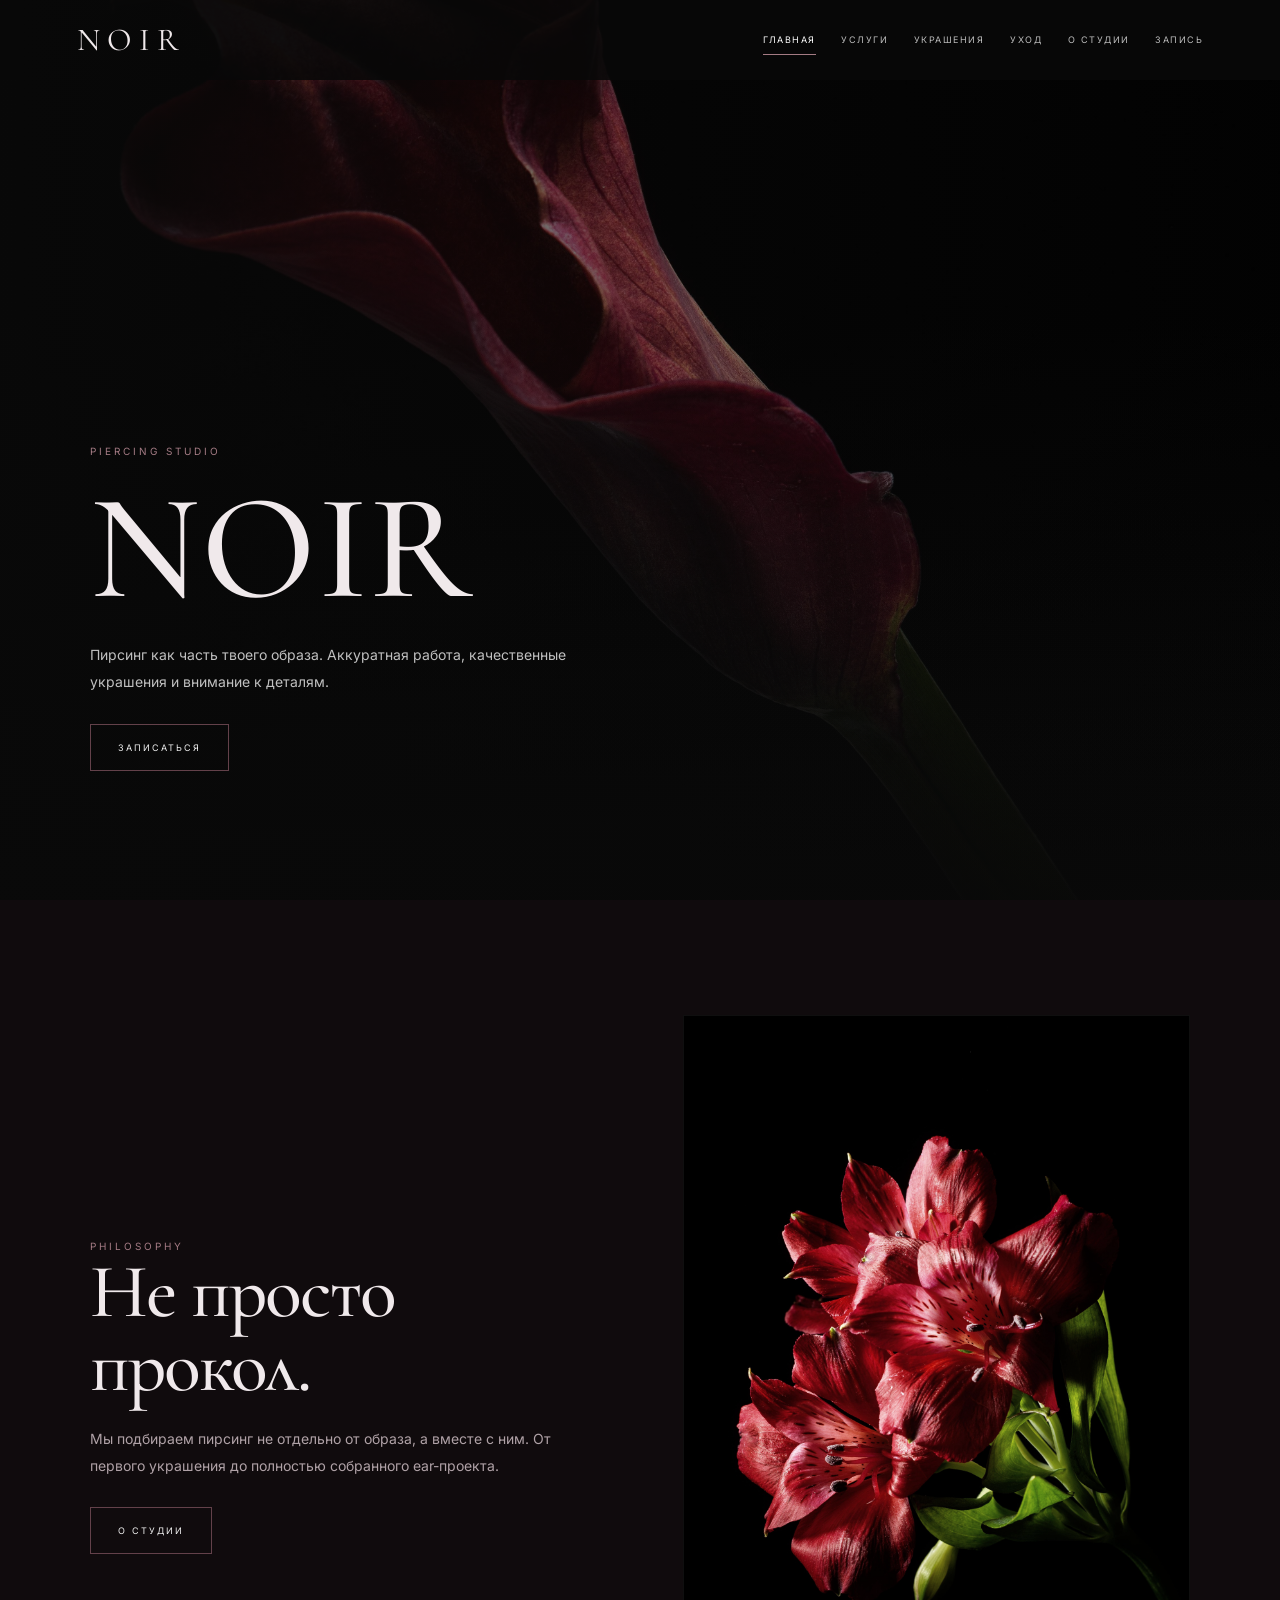
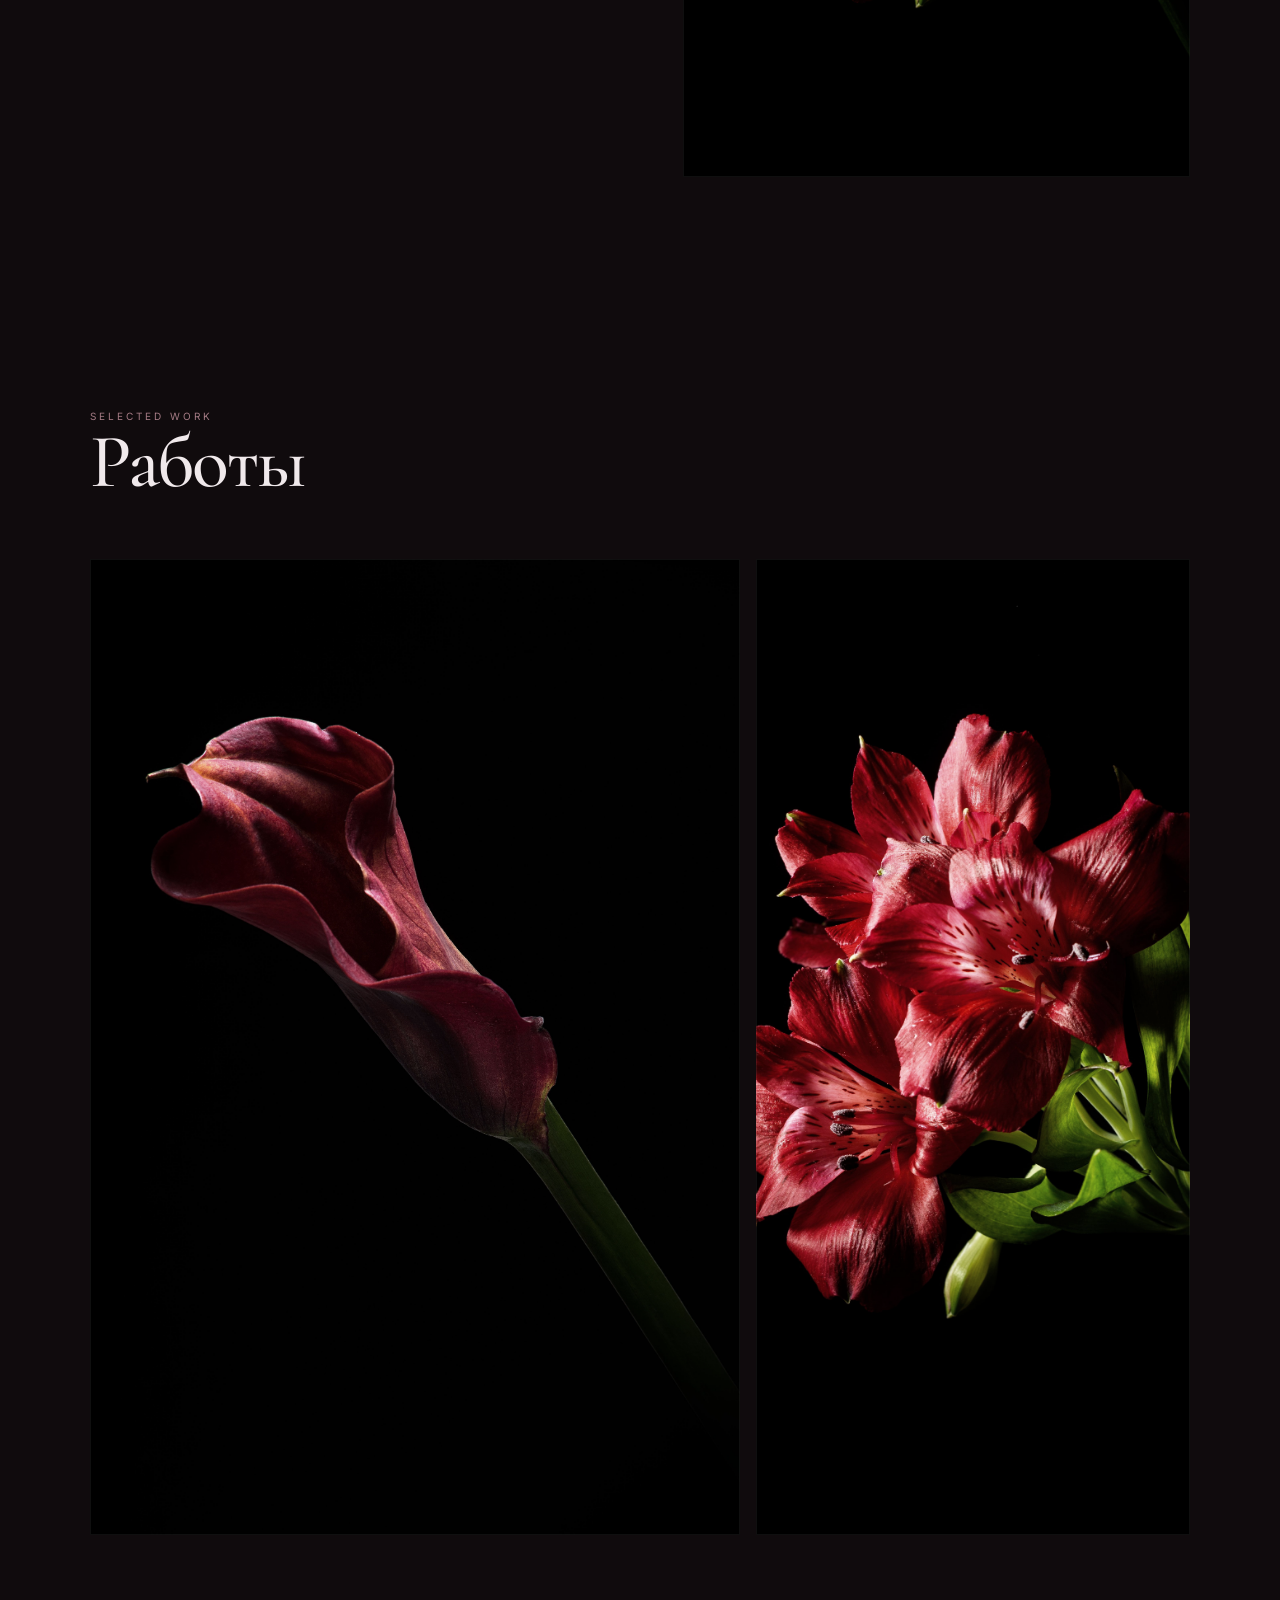
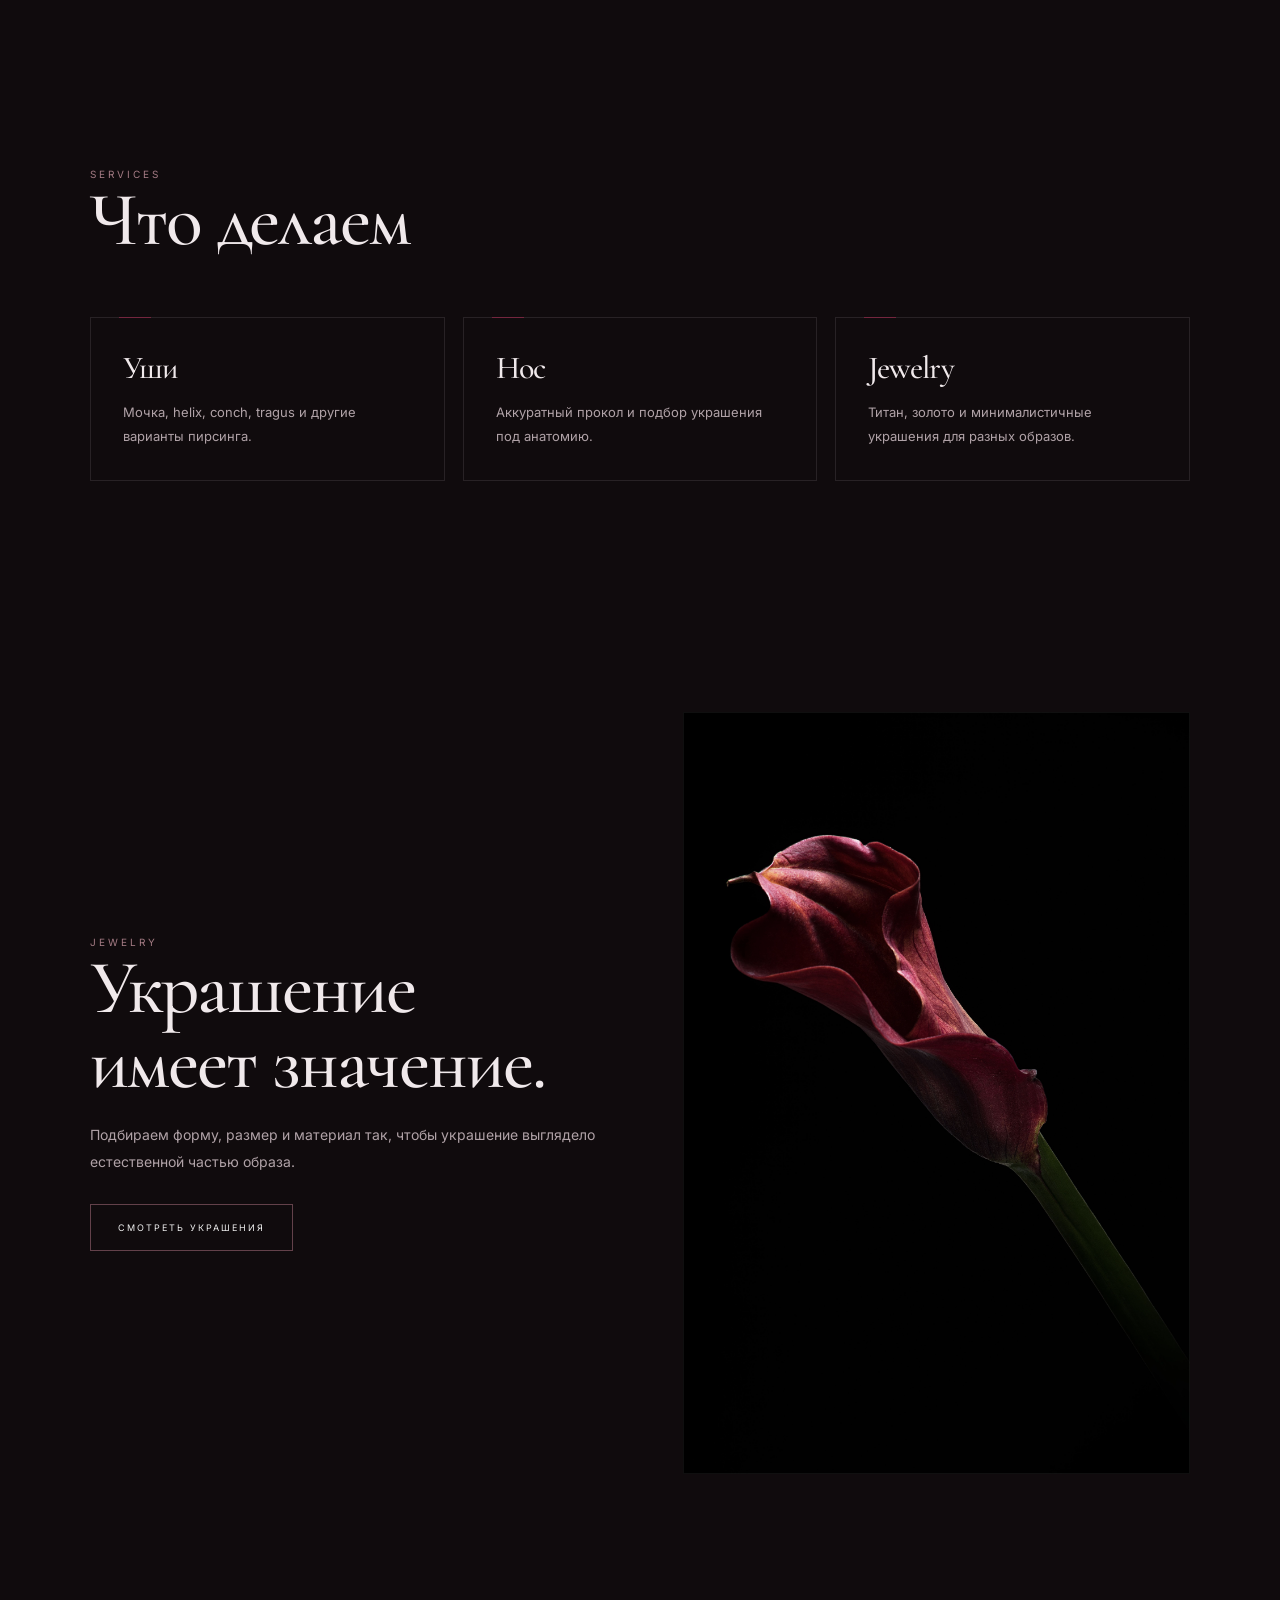
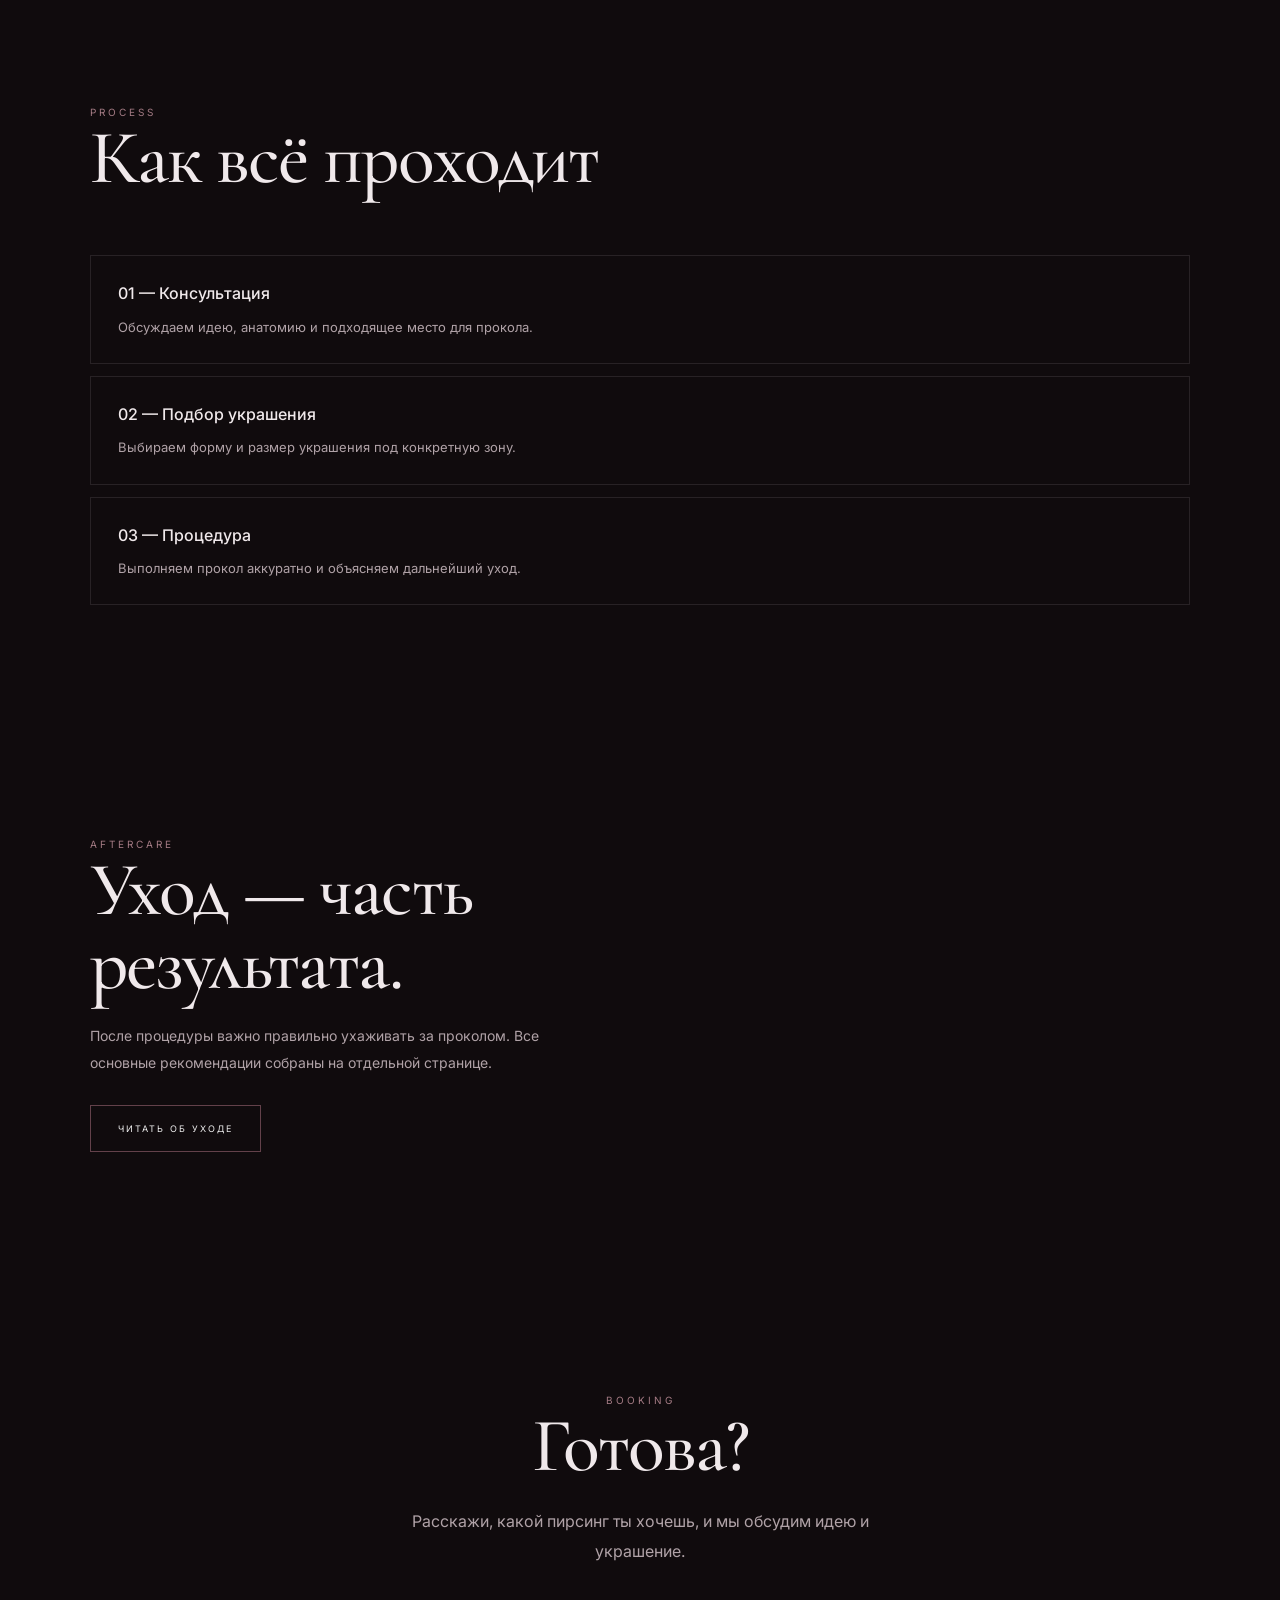
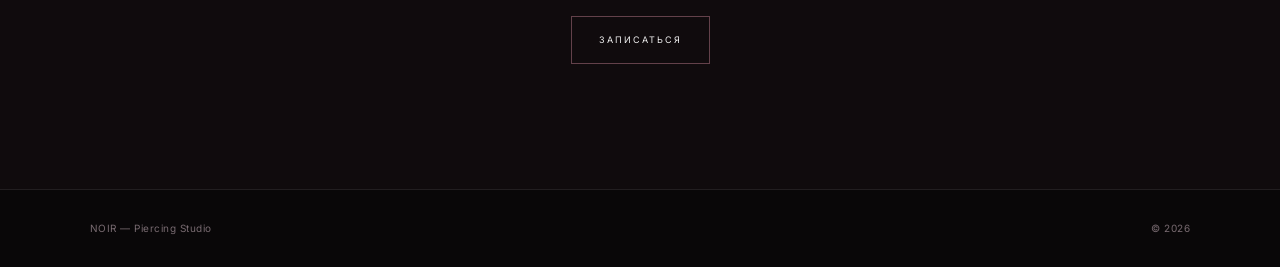
<file: index.html>
<!DOCTYPE html>
<html lang="ru">
<head>
<meta charset="UTF-8">
<meta name="viewport" content="width=device-width, initial-scale=1.0">

<title>NOIR — Piercing Studio</title>

<link rel="stylesheet" href="style.css">
</head>

<body>

<header>

    <a class="logo" href="index.html">NOIR</a>

    <nav>
        <a class="active" href="index.html">Главная</a>
        <a href="services.html">Услуги</a>
        <a href="jewelry.html">Украшения</a>
        <a href="care.html">Уход</a>
        <a href="about.html">О студии</a>
        <a href="booking.html">Запись</a>
    </nav>

    <div class="menu">☰</div>

</header>


<main>


<!-- HERO -->

<section class="hero">

    <div class="hero-content">

        <div class="eyebrow">
            Piercing studio
        </div>

        <h1>NOIR</h1>

        <p>
            Пирсинг как часть твоего образа.
            Аккуратная работа, качественные украшения
            и внимание к деталям.
        </p>

        <a class="button" href="booking.html">
            Записаться
        </a>

    </div>

</section>


<!-- ABOUT -->

<section class="section reveal">

    <div class="info">

        <div>

            <div class="label">
                Philosophy
            </div>

            <h2>
                Не просто
                прокол.
            </h2>

            <p>
                Мы подбираем пирсинг не отдельно от образа,
                а вместе с ним. От первого украшения
                до полностью собранного ear-проекта.
            </p>

            <a class="button" href="about.html">
                О студии
            </a>

        </div>


        <div class="photo">

            <img
                src="images/pexels-shliftik-7367926.jpg"
                alt="Пирсинг и украшение"
            >

        </div>

    </div>

</section>


<!-- WORKS -->

<section class="section dark reveal">

    <div class="label">
        Selected work
    </div>

    <h2>
        Работы
    </h2>

    <div class="photo-grid" style="margin-top:60px;">

        <div class="photo">

            <img
                src="images/pexels-shliftik-7367854.jpg"
                alt="Работа студии"
            >

        </div>

        <div class="photo">

            <img
                src="images/pexels-shliftik-7367926.jpg"
                alt="Пирсинг"
            >

        </div>

    </div>

</section>


<!-- SERVICES -->

<section class="section reveal">

    <div class="label">
        Services
    </div>

    <h2>
        Что делаем
    </h2>


    <div class="grid" style="margin-top:60px;">

        <div class="card">

            <h3>Уши</h3>

            <p>
                Мочка, helix, conch, tragus
                и другие варианты пирсинга.
            </p>

        </div>


        <div class="card">

            <h3>Нос</h3>

            <p>
                Аккуратный прокол и подбор
                украшения под анатомию.
            </p>

        </div>


        <div class="card">

            <h3>Jewelry</h3>

            <p>
                Титан, золото и минималистичные
                украшения для разных образов.
            </p>

        </div>

    </div>

</section>


<!-- JEWELRY -->

<section class="section dark reveal">

    <div class="info">

        <div>

            <div class="label">
                Jewelry
            </div>

            <h2>
                Украшение
                имеет значение.
            </h2>

            <p>
                Подбираем форму, размер и материал
                так, чтобы украшение выглядело
                естественной частью образа.
            </p>

            <a class="button" href="jewelry.html">
                Смотреть украшения
            </a>

        </div>


        <div class="photo">

            <img
                src="images/pexels-shliftik-7367854.jpg"
                alt="Украшение для пирсинга"
            >

        </div>

    </div>

</section>


<!-- PROCESS -->

<section class="section reveal">

    <div class="label">
        Process
    </div>

    <h2>
        Как всё проходит
    </h2>


    <div class="steps" style="margin-top:60px;">

        <div class="step">

            <strong>
                01 — Консультация
            </strong>

            <p>
                Обсуждаем идею, анатомию
                и подходящее место для прокола.
            </p>

        </div>


        <div class="step">

            <strong>
                02 — Подбор украшения
            </strong>

            <p>
                Выбираем форму и размер
                украшения под конкретную зону.
            </p>

        </div>


        <div class="step">

            <strong>
                03 — Процедура
            </strong>

            <p>
                Выполняем прокол аккуратно
                и объясняем дальнейший уход.
            </p>

        </div>

    </div>

</section>


<!-- CARE -->

<section class="section dark reveal">

    <div class="info">

        <div>

            <div class="label">
                Aftercare
            </div>

            <h2>
                Уход —
                часть результата.
            </h2>

            <p>
                После процедуры важно правильно
                ухаживать за проколом. Все основные
                рекомендации собраны на отдельной странице.
            </p>

            <a class="button" href="care.html">
                Читать об уходе
            </a>

        </div>

    </div>

</section>


<!-- CTA -->

<section class="cta reveal">

    <div class="label">
        Booking
    </div>

    <h2>
        Готова?
    </h2>

    <p>
        Расскажи, какой пирсинг ты хочешь,
        и мы обсудим идею и украшение.
    </p>

    <a class="button" href="booking.html">
        Записаться
    </a>

</section>


</main>


<footer>

    <span>
        NOIR — Piercing Studio
    </span>

    <span>
        © 2026
    </span>

</footer>


<script src="script.js"></script>

</body>
</html>
</file>
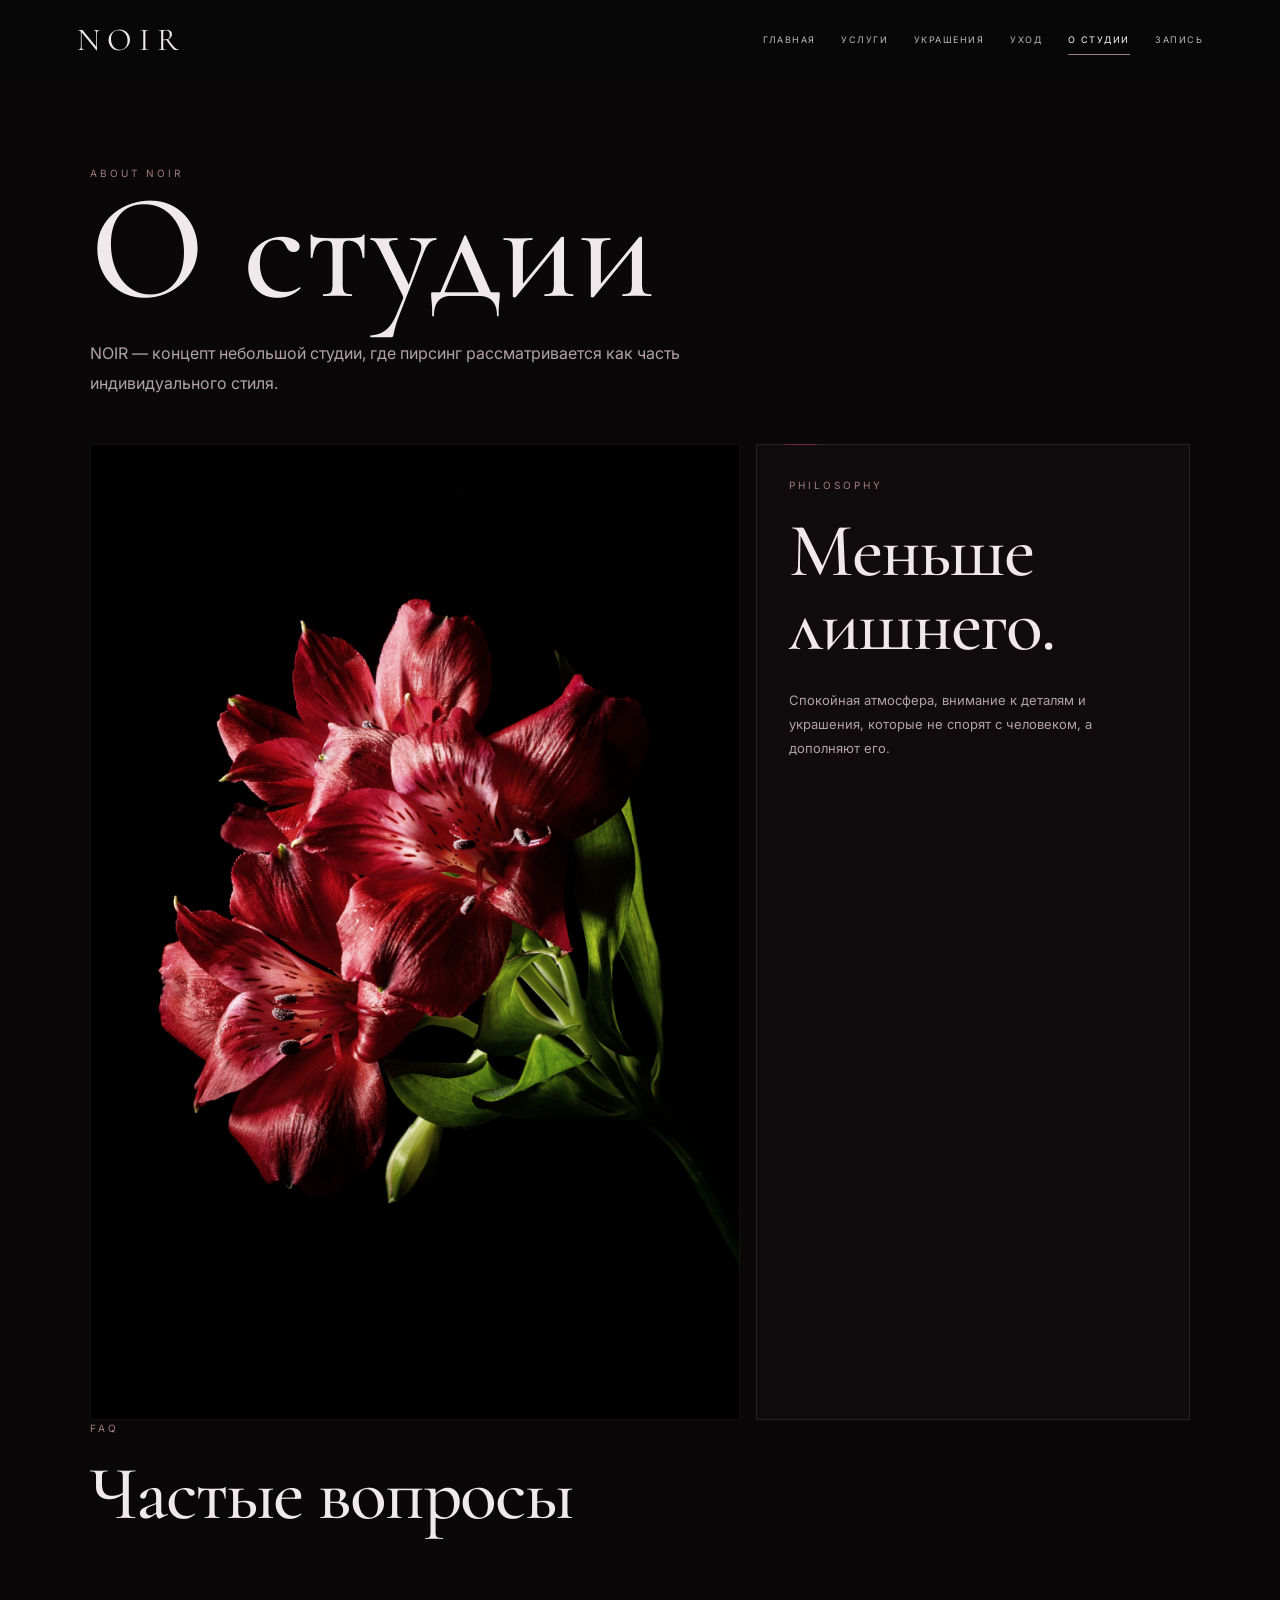
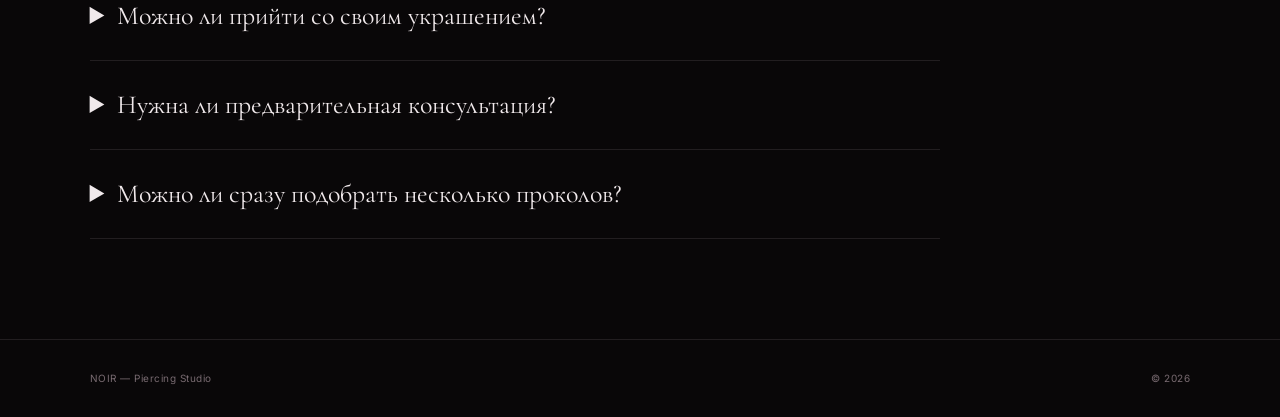
<file: about.html>
<!DOCTYPE html>
<html lang="ru">
<head>
<meta charset="UTF-8">
<meta name="viewport" content="width=device-width,initial-scale=1.0">

<title>О студии — NOIR</title>

<link rel="stylesheet" href="style.css">
</head>

<body>

<header>
    <a class="logo" href="piercing.html">NOIR</a>

    <nav>
        <a href="piercing.html">Главная</a>
        <a href="services.html">Услуги</a>
        <a href="jewelry.html">Украшения</a>
        <a href="care.html">Уход</a>
        <a class="active" href="about.html">О студии</a>
        <a href="booking.html">Запись</a>
    </nav>

    <div class="menu">☰</div>
</header>

<main class="page">

    <div class="page-head reveal">

        <div class="label">About NOIR</div>

        <h1>О студии</h1>

        <p>
            NOIR — концепт небольшой студии,
            где пирсинг рассматривается как часть
            индивидуального стиля.
        </p>

    </div>

    <div class="photo-grid reveal">

        <div class="photo">
            <img
                src="images/pexels-shliftik-7367926.jpg"
                alt="Атмосфера студии"
            >
        </div>

        <div class="card">

            <div class="label">Philosophy</div>

            <h2 style="margin-top:20px">
                Меньше<br>
                лишнего.
            </h2>

            <p style="margin-top:25px">
                Спокойная атмосфера, внимание к деталям
                и украшения, которые не спорят с человеком,
                а дополняют его.
            </p>

        </div>

    </div>

    <section style="padding-left:0;padding-right:0" class="reveal">

        <div class="faq">

            <div class="label">FAQ</div>

            <h2 style="margin:20px 0 40px">
                Частые вопросы
            </h2>

            <details>
                <summary>Можно ли прийти со своим украшением?</summary>
                <p>
                    Это зависит от материала, состояния
                    и возможности безопасного использования.
                </p>
            </details>

            <details>
                <summary>Нужна ли предварительная консультация?</summary>
                <p>
                    Для некоторых проколов консультация
                    помогает определить подходящую зону
                    и украшение.
                </p>
            </details>

            <details>
                <summary>Можно ли сразу подобрать несколько проколов?</summary>
                <p>
                    Да, но количество и сочетание проколов
                    зависит от конкретной ситуации.
                </p>
            </details>

        </div>

    </section>

</main>

<footer>
    <span>NOIR — Piercing Studio</span>
    <span>© 2026</span>
</footer>

<script src="script.js"></script>

</body>
</html>
</file>
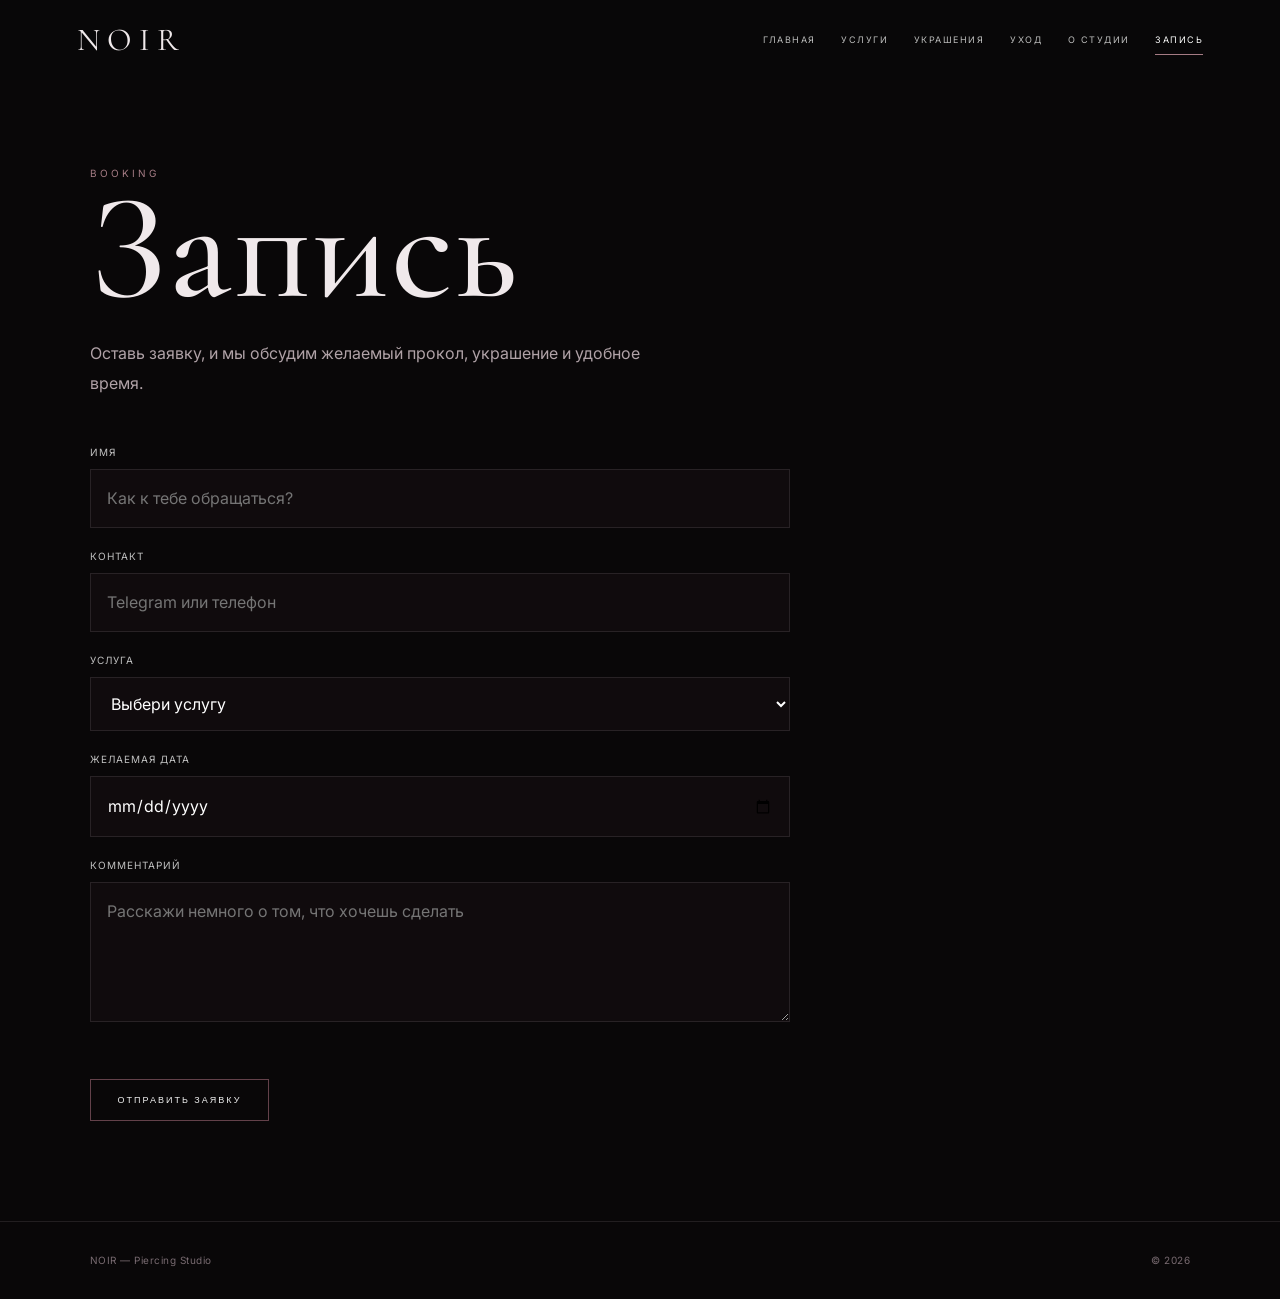
<file: booking.html>
<!DOCTYPE html>
<html lang="ru">
<head>
<meta charset="UTF-8">
<meta name="viewport" content="width=device-width,initial-scale=1.0">

<title>Запись — NOIR</title>

<link rel="stylesheet" href="style.css">
</head>

<body>

<header>
    <a class="logo" href="piercing.html">NOIR</a>

    <nav>
        <a href="piercing.html">Главная</a>
        <a href="services.html">Услуги</a>
        <a href="jewelry.html">Украшения</a>
        <a href="care.html">Уход</a>
        <a href="about.html">О студии</a>
        <a class="active" href="booking.html">Запись</a>
    </nav>

    <div class="menu">☰</div>
</header>

<main class="page">

    <div class="page-head reveal">

        <div class="label">Booking</div>

        <h1>Запись</h1>

        <p>
            Оставь заявку, и мы обсудим желаемый прокол,
            украшение и удобное время.
        </p>

    </div>

    <form class="form reveal" id="booking-form">

        <div class="field">

            <label>ИМЯ</label>

            <input
                type="text"
                placeholder="Как к тебе обращаться?"
                required
            >

        </div>

        <div class="field">

            <label>КОНТАКТ</label>

            <input
                type="text"
                placeholder="Telegram или телефон"
                required
            >

        </div>

        <div class="field">

            <label>УСЛУГА</label>

            <select required>

                <option value="">
                    Выбери услугу
                </option>

                <option>
                    Мочка
                </option>

                <option>
                    Helix
                </option>

                <option>
                    Conch
                </option>

                <option>
                    Tragus
                </option>

                <option>
                    Нос
                </option>

                <option>
                    Другое
                </option>

            </select>

        </div>

        <div class="field">

            <label>ЖЕЛАЕМАЯ ДАТА</label>

            <input type="date">

        </div>

        <div class="field">

            <label>КОММЕНТАРИЙ</label>

            <textarea
                placeholder="Расскажи немного о том, что хочешь сделать"
            ></textarea>

        </div>

        <button
            class="button"
            type="submit"
        >
            Отправить заявку
        </button>

        <div
            class="notice"
            id="form-message"
            style="display:none"
        ></div>

    </form>

</main>

<footer>
    <span>NOIR — Piercing Studio</span>
    <span>© 2026</span>
</footer>

<script src="script.js"></script>

</body>
</html>
</file>
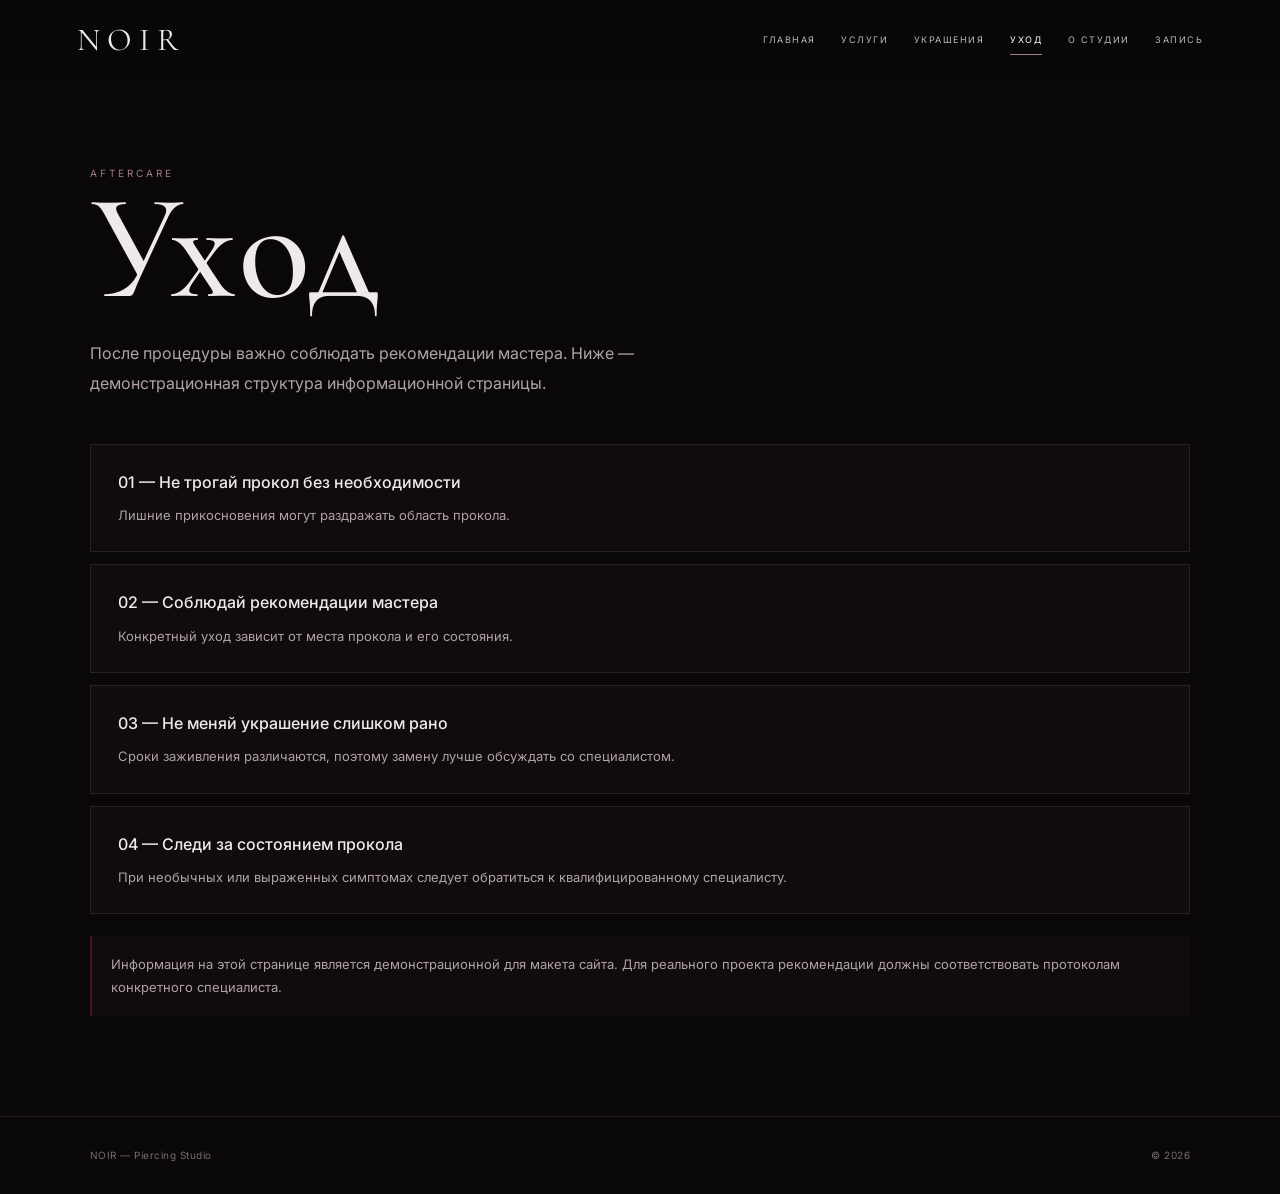
<file: care.html>
<!DOCTYPE html>
<html lang="ru">
<head>
<meta charset="UTF-8">
<meta name="viewport" content="width=device-width,initial-scale=1.0">

<title>Уход — NOIR</title>

<link rel="stylesheet" href="style.css">
</head>

<body>

<header>
    <a class="logo" href="piercing.html">NOIR</a>

    <nav>
        <a href="piercing.html">Главная</a>
        <a href="services.html">Услуги</a>
        <a href="jewelry.html">Украшения</a>
        <a class="active" href="care.html">Уход</a>
        <a href="about.html">О студии</a>
        <a href="booking.html">Запись</a>
    </nav>

    <div class="menu">☰</div>
</header>

<main class="page">

    <div class="page-head reveal">

        <div class="label">Aftercare</div>

        <h1>Уход</h1>

        <p>
            После процедуры важно соблюдать рекомендации
            мастера. Ниже — демонстрационная структура
            информационной страницы.
        </p>

    </div>

    <div class="steps reveal">

        <div class="step">
            <strong>01 — Не трогай прокол без необходимости</strong>
            <p>
                Лишние прикосновения могут раздражать
                область прокола.
            </p>
        </div>

        <div class="step">
            <strong>02 — Соблюдай рекомендации мастера</strong>
            <p>
                Конкретный уход зависит от места прокола
                и его состояния.
            </p>
        </div>

        <div class="step">
            <strong>03 — Не меняй украшение слишком рано</strong>
            <p>
                Сроки заживления различаются,
                поэтому замену лучше обсуждать со специалистом.
            </p>
        </div>

        <div class="step">
            <strong>04 — Следи за состоянием прокола</strong>
            <p>
                При необычных или выраженных симптомах
                следует обратиться к квалифицированному специалисту.
            </p>
        </div>

    </div>

    <div class="notice reveal">
        Информация на этой странице является демонстрационной
        для макета сайта. Для реального проекта рекомендации
        должны соответствовать протоколам конкретного специалиста.
    </div>

</main>

<footer>
    <span>NOIR — Piercing Studio</span>
    <span>© 2026</span>
</footer>

<script src="script.js"></script>

</body>
</html>
</file>
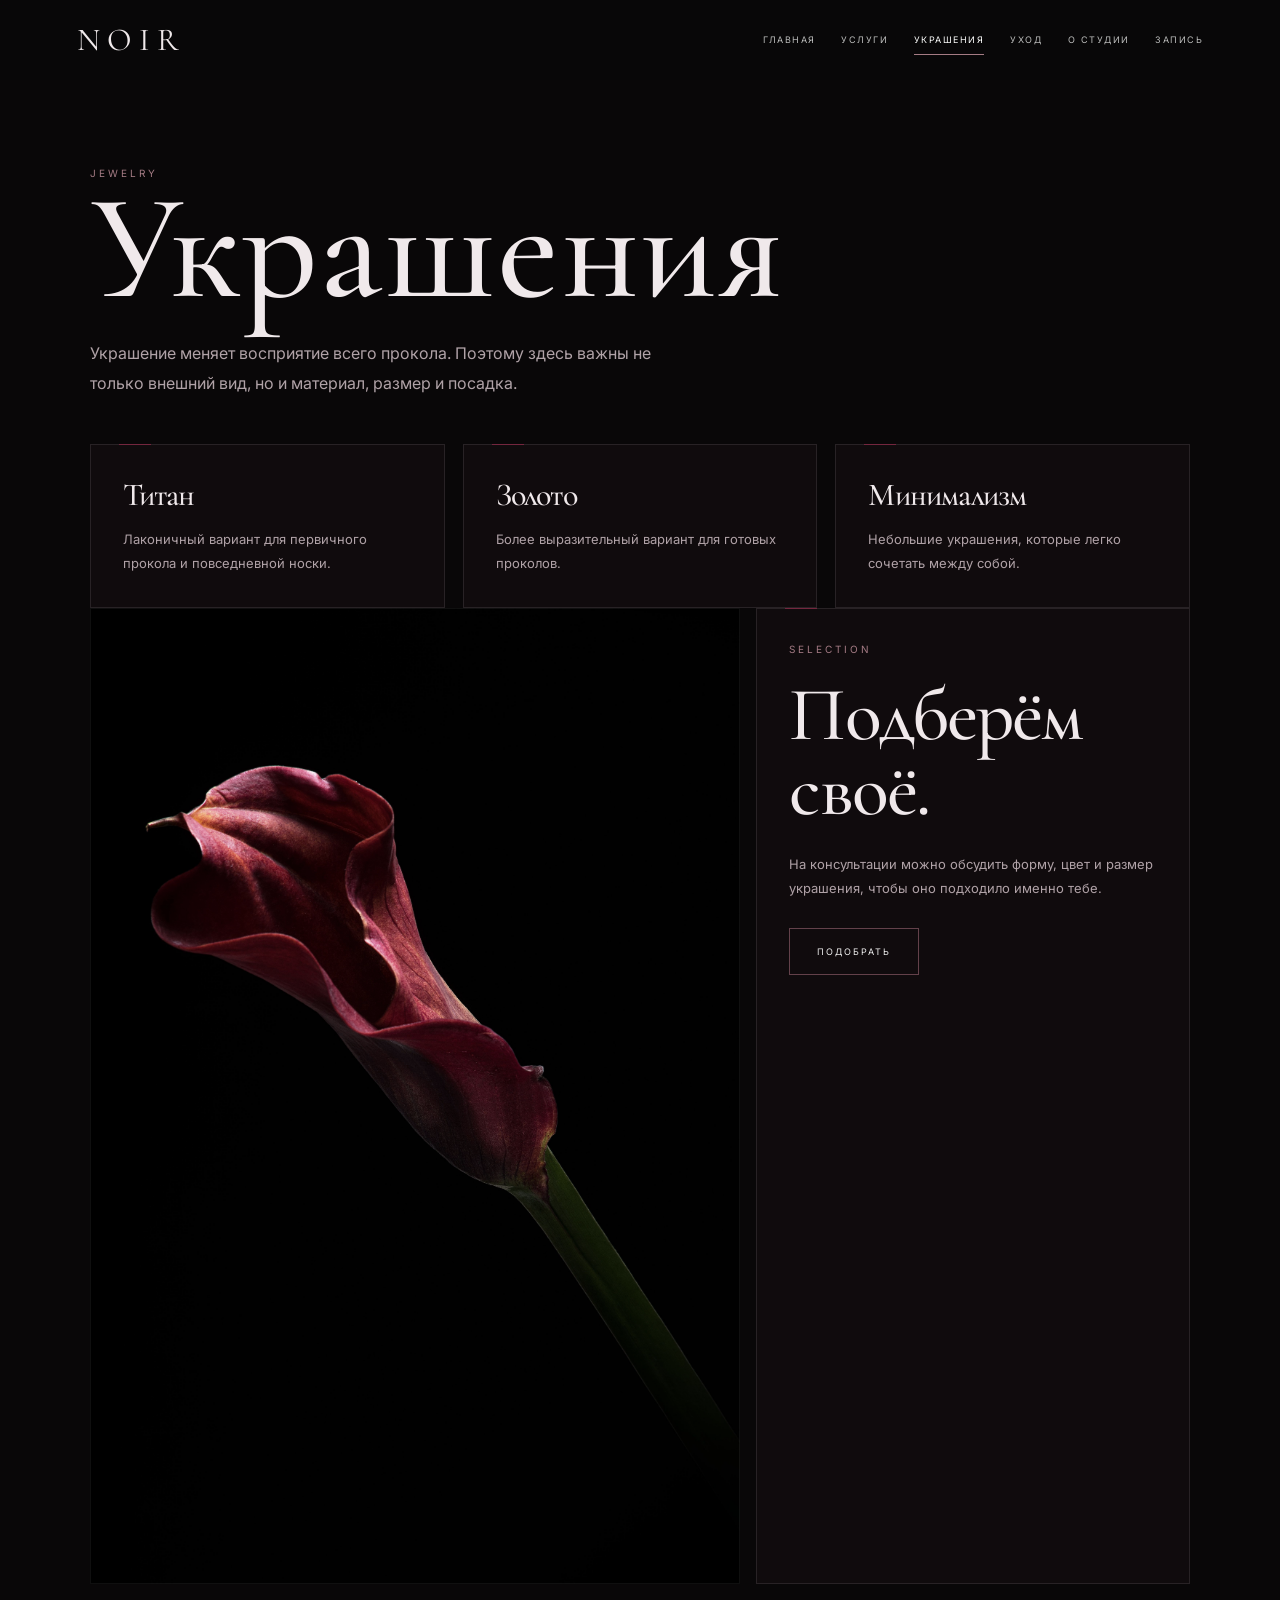
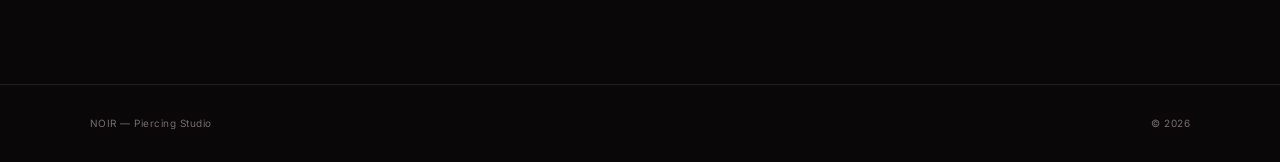
<file: jewelry.html>
<!DOCTYPE html>
<html lang="ru">
<head>
<meta charset="UTF-8">
<meta name="viewport" content="width=device-width,initial-scale=1.0">

<title>Украшения — NOIR</title>

<link rel="stylesheet" href="style.css">
</head>

<body>

<header>
    <a class="logo" href="piercing.html">NOIR</a>

    <nav>
        <a href="piercing.html">Главная</a>
        <a href="services.html">Услуги</a>
        <a class="active" href="jewelry.html">Украшения</a>
        <a href="care.html">Уход</a>
        <a href="about.html">О студии</a>
        <a href="booking.html">Запись</a>
    </nav>

    <div class="menu">☰</div>
</header>

<main class="page">

    <div class="page-head reveal">

        <div class="label">Jewelry</div>

        <h1>Украшения</h1>

        <p>
            Украшение меняет восприятие всего прокола.
            Поэтому здесь важны не только внешний вид,
            но и материал, размер и посадка.
        </p>

    </div>

    <div class="grid reveal">

        <div class="card">
            <h3>Титан</h3>
            <p>
                Лаконичный вариант для первичного
                прокола и повседневной носки.
            </p>
        </div>

        <div class="card">
            <h3>Золото</h3>
            <p>
                Более выразительный вариант
                для готовых проколов.
            </p>
        </div>

        <div class="card">
            <h3>Минимализм</h3>
            <p>
                Небольшие украшения,
                которые легко сочетать между собой.
            </p>
        </div>

    </div>

    <section style="padding-left:0;padding-right:0" class="reveal">

        <div class="photo-grid">

            <div class="photo">
                <img
                    src="images/pexels-shliftik-7367854.jpg"
                    alt="Украшения и атмосфера"
                >
            </div>

            <div class="card">

                <div class="label">Selection</div>

                <h2 style="margin-top:20px">
                    Подберём<br>
                    своё.
                </h2>

                <p style="margin-top:25px">
                    На консультации можно обсудить
                    форму, цвет и размер украшения,
                    чтобы оно подходило именно тебе.
                </p>

                <a class="button" href="booking.html">
                    Подобрать
                </a>

            </div>

        </div>

    </section>

</main>

<footer>
    <span>NOIR — Piercing Studio</span>
    <span>© 2026</span>
</footer>

<script src="script.js"></script>

</body>
</html>
</file>
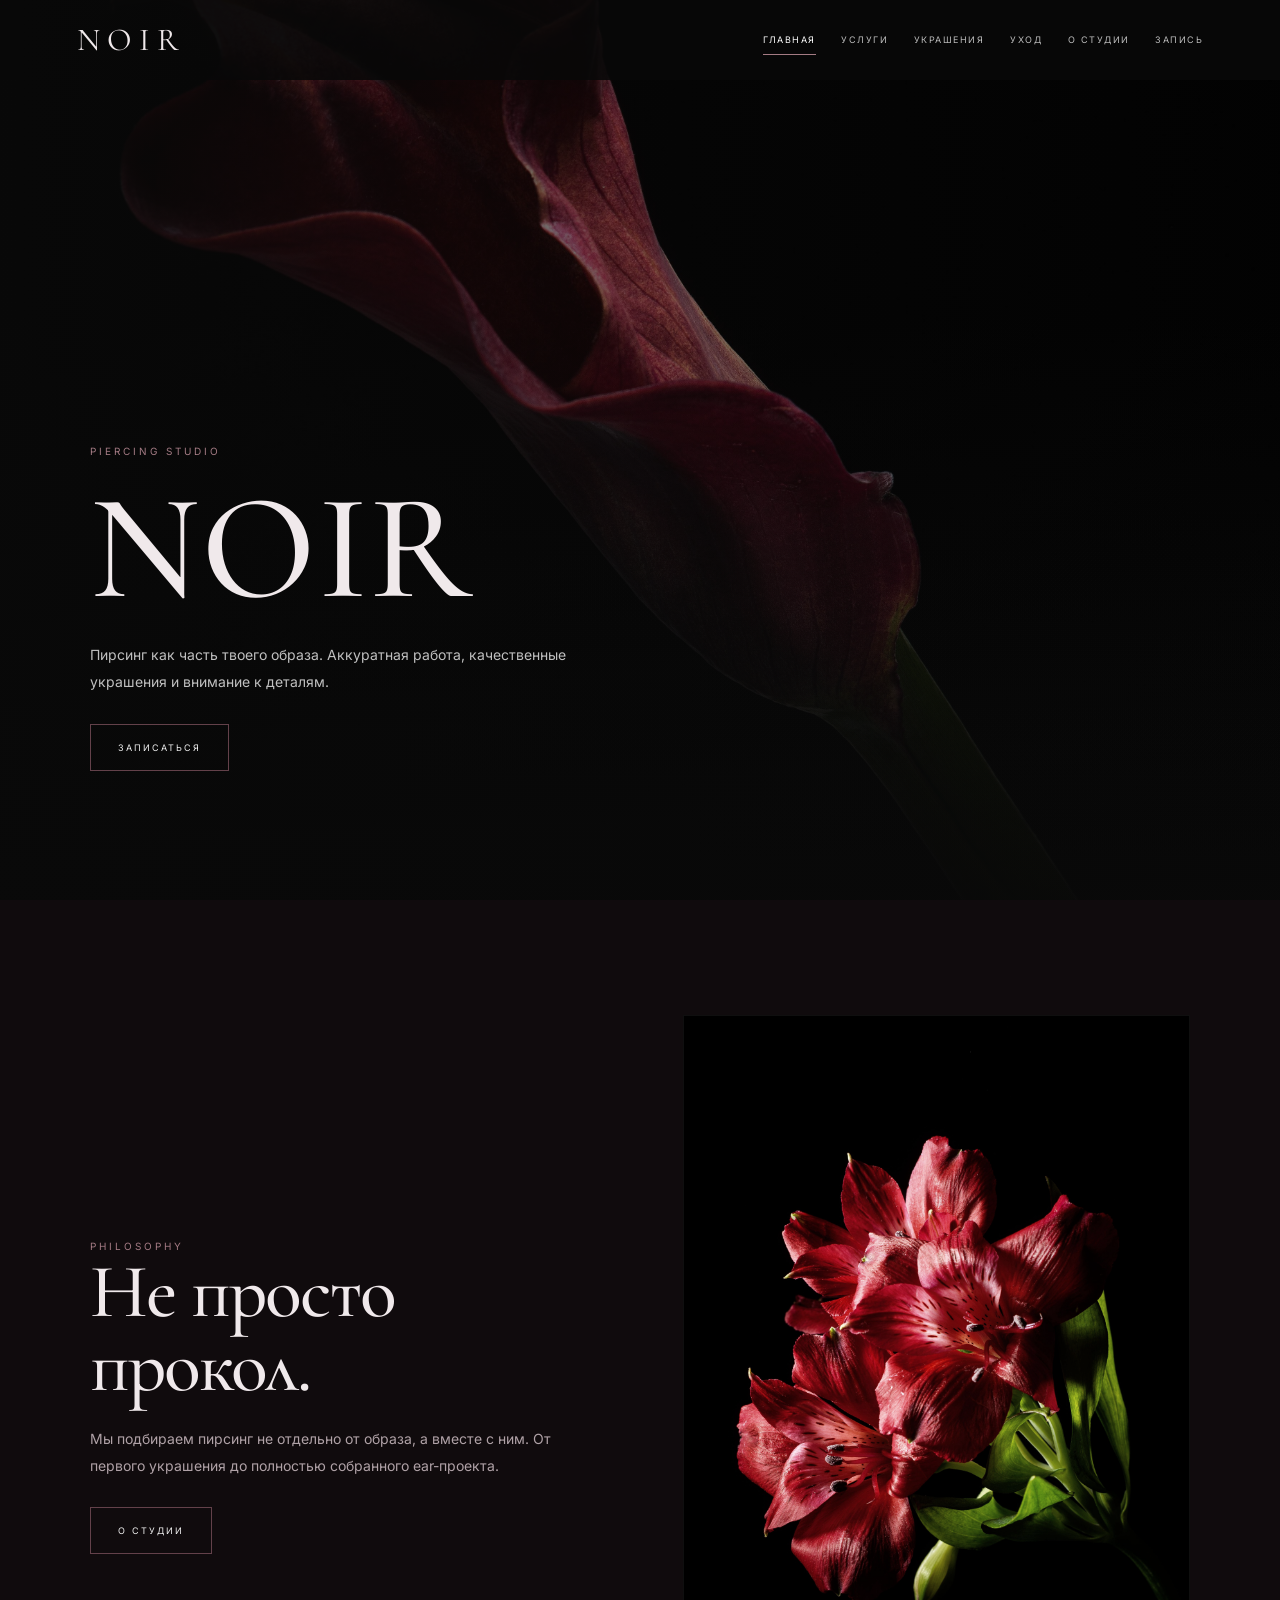
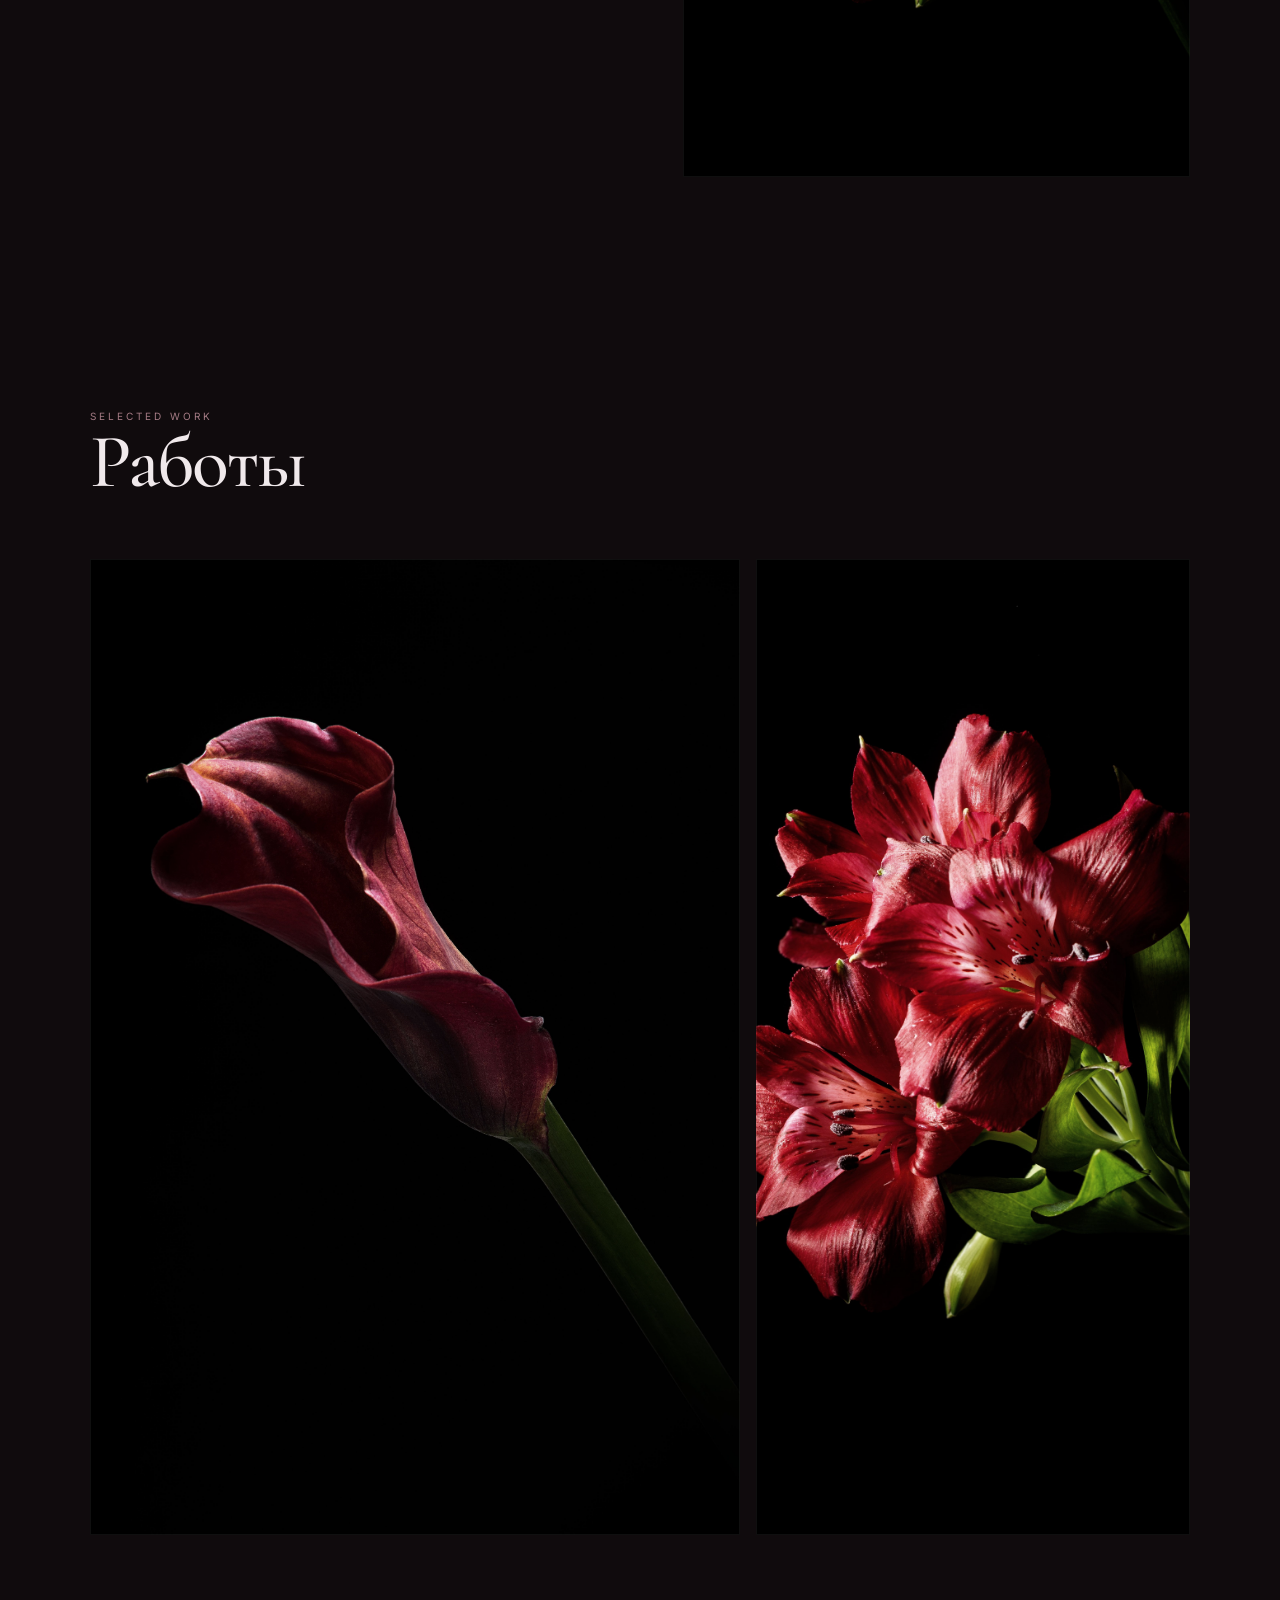
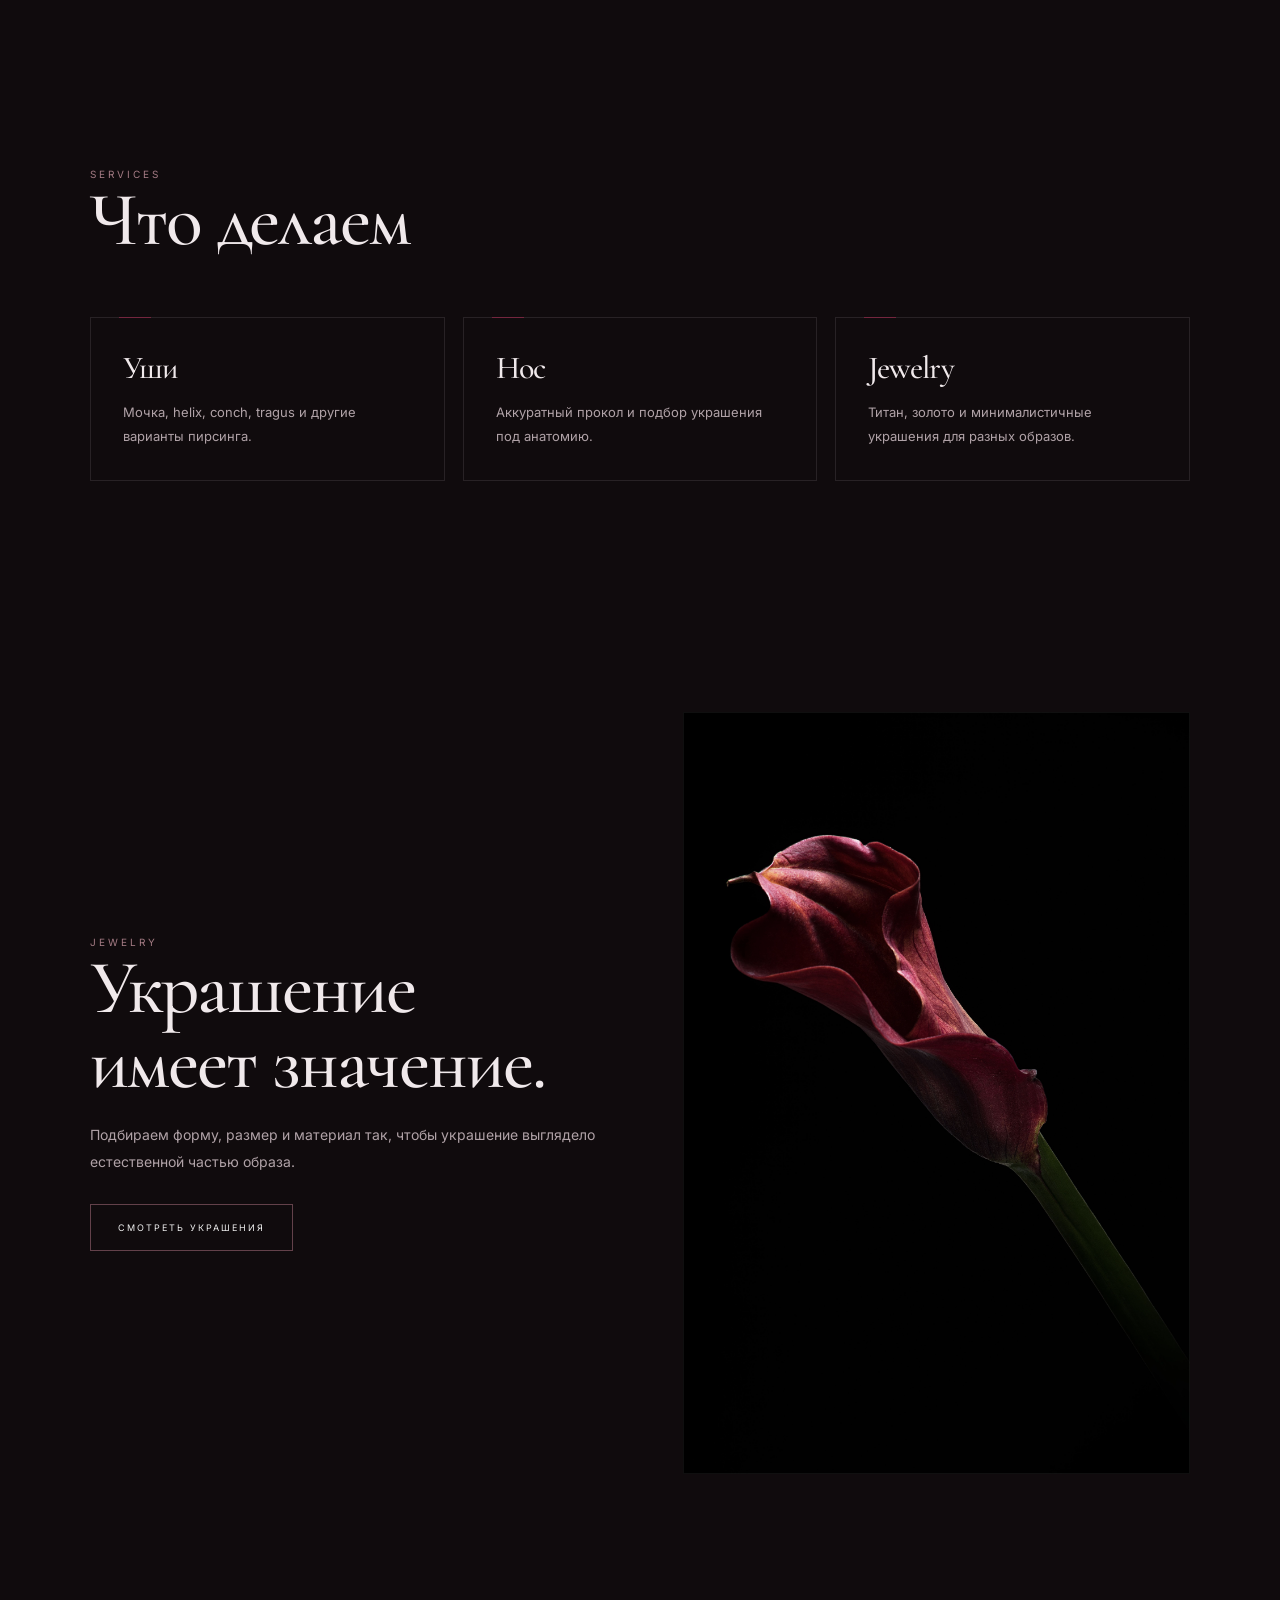
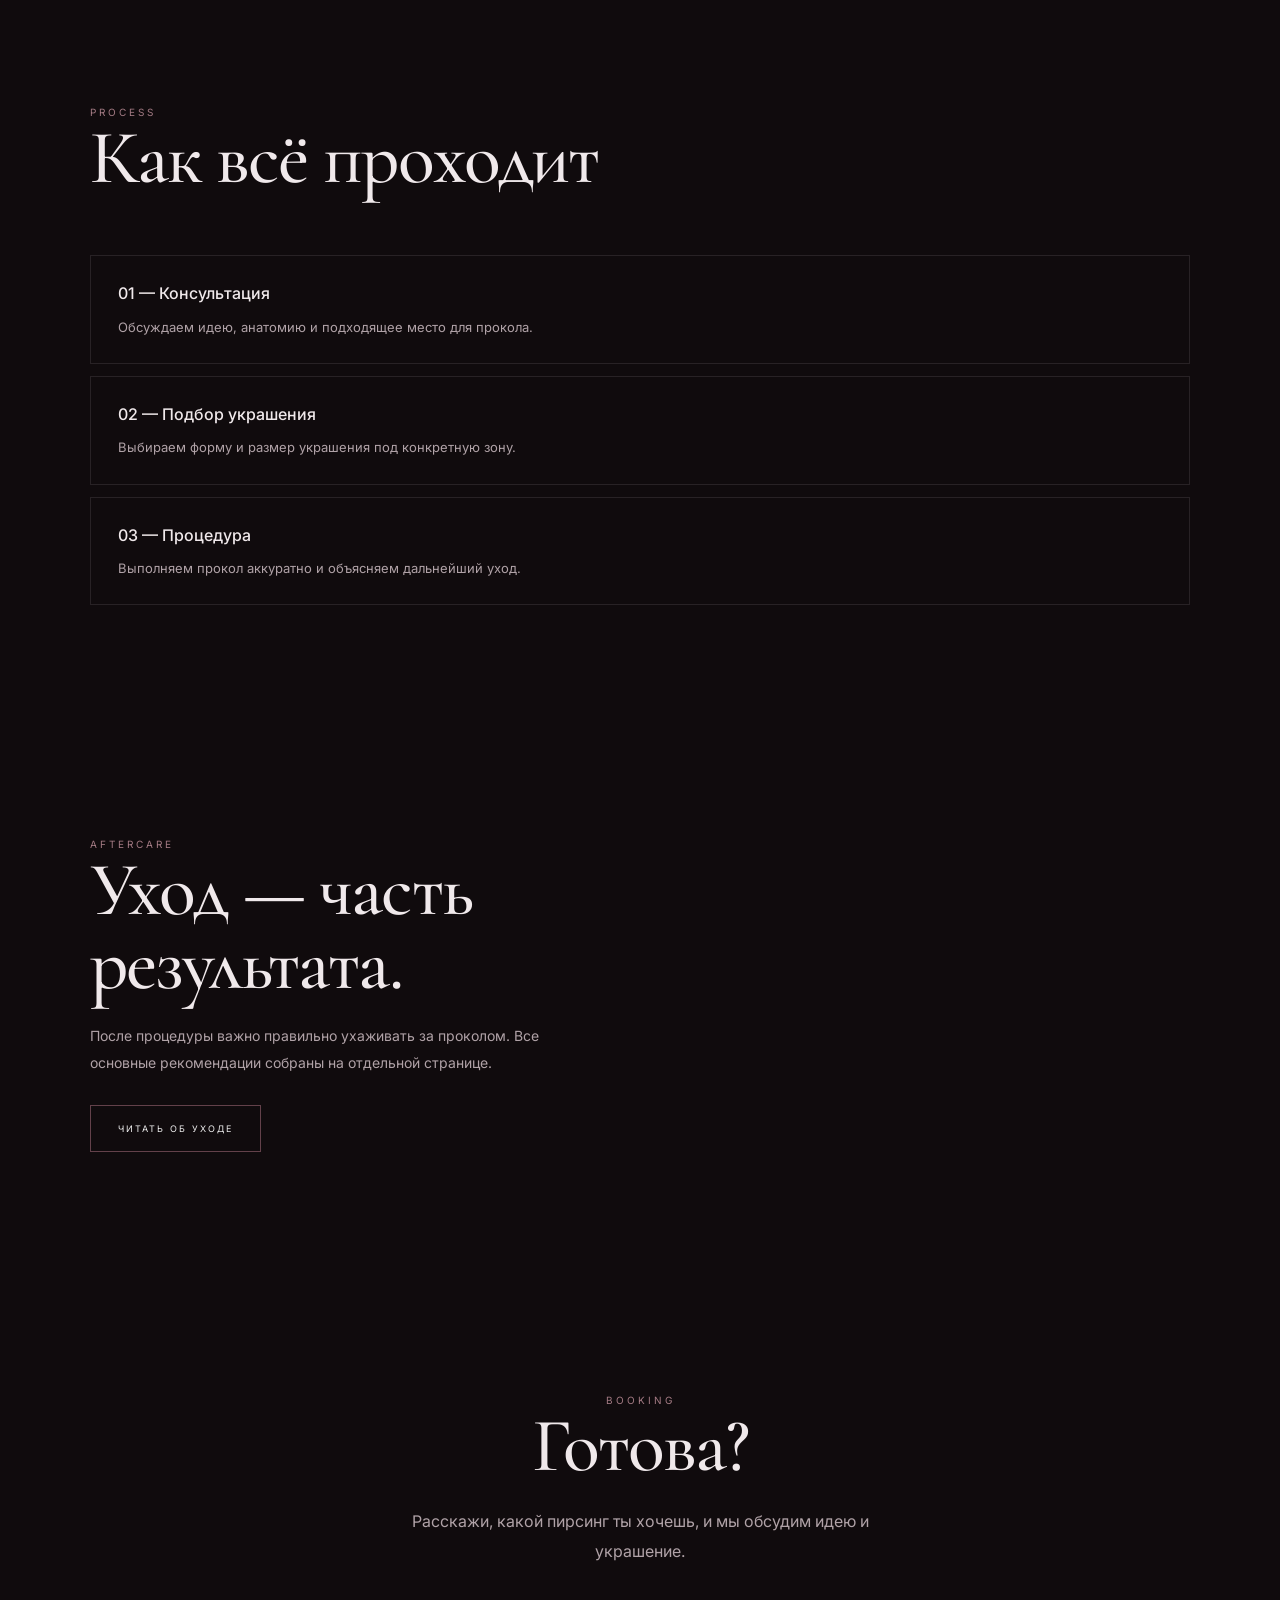
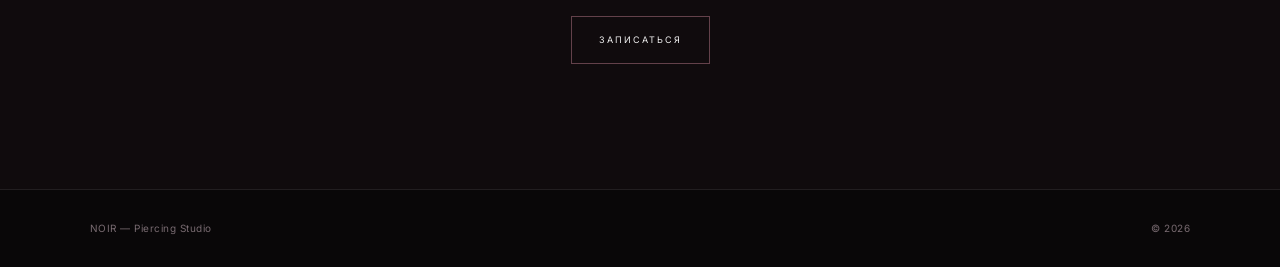
<file: piercing.html>
<!DOCTYPE html>
<html lang="ru">
<head>
<meta charset="UTF-8">
<meta name="viewport" content="width=device-width, initial-scale=1.0">

<title>NOIR — Piercing Studio</title>

<link rel="stylesheet" href="style.css">
</head>

<body>

<header>

    <a class="logo" href="piercing.html">NOIR</a>

    <nav>
        <a class="active" href="piercing.html">Главная</a>
        <a href="services.html">Услуги</a>
        <a href="jewelry.html">Украшения</a>
        <a href="care.html">Уход</a>
        <a href="about.html">О студии</a>
        <a href="booking.html">Запись</a>
    </nav>

    <div class="menu">☰</div>

</header>


<main>


<!-- HERO -->

<section class="hero">

    <div class="hero-content">

        <div class="eyebrow">
            Piercing studio
        </div>

        <h1>NOIR</h1>

        <p>
            Пирсинг как часть твоего образа.
            Аккуратная работа, качественные украшения
            и внимание к деталям.
        </p>

        <a class="button" href="booking.html">
            Записаться
        </a>

    </div>

</section>


<!-- ABOUT -->

<section class="section reveal">

    <div class="info">

        <div>

            <div class="label">
                Philosophy
            </div>

            <h2>
                Не просто
                прокол.
            </h2>

            <p>
                Мы подбираем пирсинг не отдельно от образа,
                а вместе с ним. От первого украшения
                до полностью собранного ear-проекта.
            </p>

            <a class="button" href="about.html">
                О студии
            </a>

        </div>


        <div class="photo">

            <img
                src="images/pexels-shliftik-7367926.jpg"
                alt="Пирсинг и украшение"
            >

        </div>

    </div>

</section>


<!-- WORKS -->

<section class="section dark reveal">

    <div class="label">
        Selected work
    </div>

    <h2>
        Работы
    </h2>

    <div class="photo-grid" style="margin-top:60px;">

        <div class="photo">

            <img
                src="images/pexels-shliftik-7367854.jpg"
                alt="Работа студии"
            >

        </div>

        <div class="photo">

            <img
                src="images/pexels-shliftik-7367926.jpg"
                alt="Пирсинг"
            >

        </div>

    </div>

</section>


<!-- SERVICES -->

<section class="section reveal">

    <div class="label">
        Services
    </div>

    <h2>
        Что делаем
    </h2>


    <div class="grid" style="margin-top:60px;">

        <div class="card">

            <h3>Уши</h3>

            <p>
                Мочка, helix, conch, tragus
                и другие варианты пирсинга.
            </p>

        </div>


        <div class="card">

            <h3>Нос</h3>

            <p>
                Аккуратный прокол и подбор
                украшения под анатомию.
            </p>

        </div>


        <div class="card">

            <h3>Jewelry</h3>

            <p>
                Титан, золото и минималистичные
                украшения для разных образов.
            </p>

        </div>

    </div>

</section>


<!-- JEWELRY -->

<section class="section dark reveal">

    <div class="info">

        <div>

            <div class="label">
                Jewelry
            </div>

            <h2>
                Украшение
                имеет значение.
            </h2>

            <p>
                Подбираем форму, размер и материал
                так, чтобы украшение выглядело
                естественной частью образа.
            </p>

            <a class="button" href="jewelry.html">
                Смотреть украшения
            </a>

        </div>


        <div class="photo">

            <img
                src="images/pexels-shliftik-7367854.jpg"
                alt="Украшение для пирсинга"
            >

        </div>

    </div>

</section>


<!-- PROCESS -->

<section class="section reveal">

    <div class="label">
        Process
    </div>

    <h2>
        Как всё проходит
    </h2>


    <div class="steps" style="margin-top:60px;">

        <div class="step">

            <strong>
                01 — Консультация
            </strong>

            <p>
                Обсуждаем идею, анатомию
                и подходящее место для прокола.
            </p>

        </div>


        <div class="step">

            <strong>
                02 — Подбор украшения
            </strong>

            <p>
                Выбираем форму и размер
                украшения под конкретную зону.
            </p>

        </div>


        <div class="step">

            <strong>
                03 — Процедура
            </strong>

            <p>
                Выполняем прокол аккуратно
                и объясняем дальнейший уход.
            </p>

        </div>

    </div>

</section>


<!-- CARE -->

<section class="section dark reveal">

    <div class="info">

        <div>

            <div class="label">
                Aftercare
            </div>

            <h2>
                Уход —
                часть результата.
            </h2>

            <p>
                После процедуры важно правильно
                ухаживать за проколом. Все основные
                рекомендации собраны на отдельной странице.
            </p>

            <a class="button" href="care.html">
                Читать об уходе
            </a>

        </div>

    </div>

</section>


<!-- CTA -->

<section class="cta reveal">

    <div class="label">
        Booking
    </div>

    <h2>
        Готова?
    </h2>

    <p>
        Расскажи, какой пирсинг ты хочешь,
        и мы обсудим идею и украшение.
    </p>

    <a class="button" href="booking.html">
        Записаться
    </a>

</section>


</main>


<footer>

    <span>
        NOIR — Piercing Studio
    </span>

    <span>
        © 2026
    </span>

</footer>


<script src="script.js"></script>

</body>
</html>
</file>
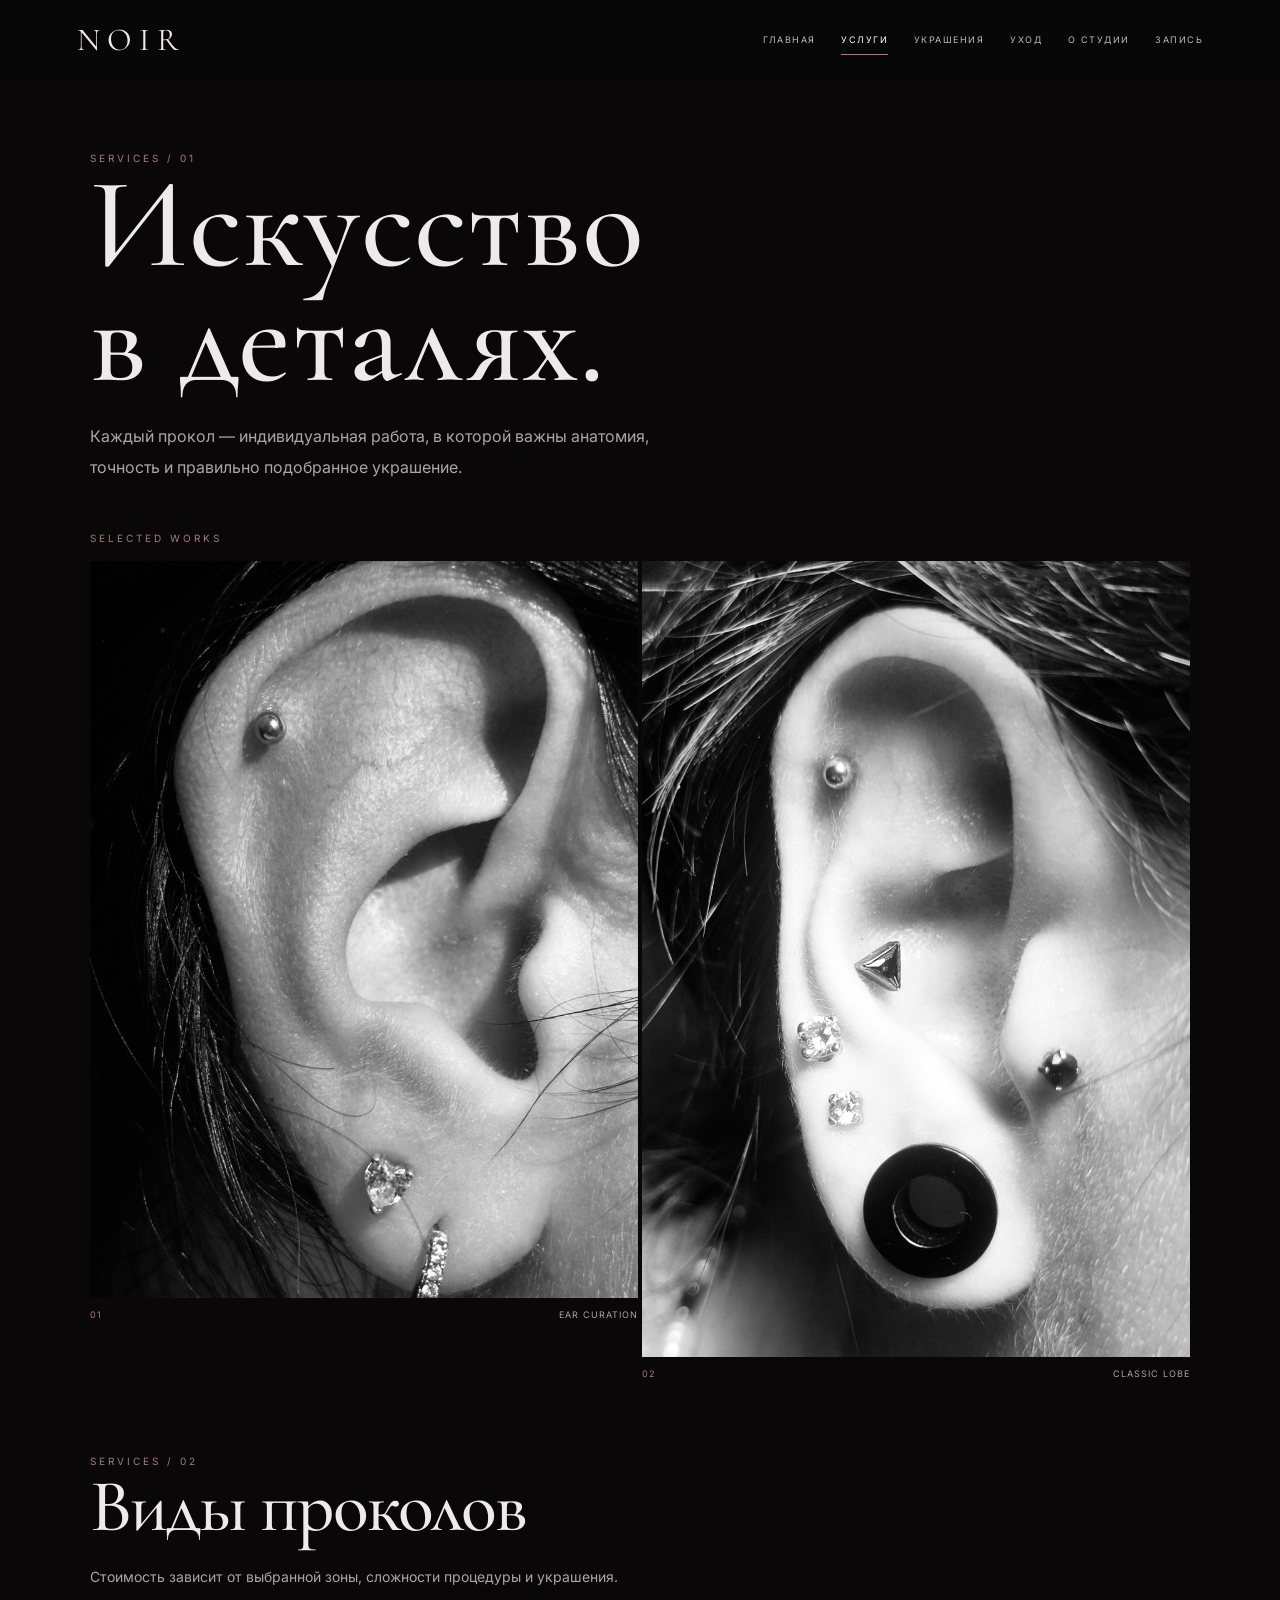
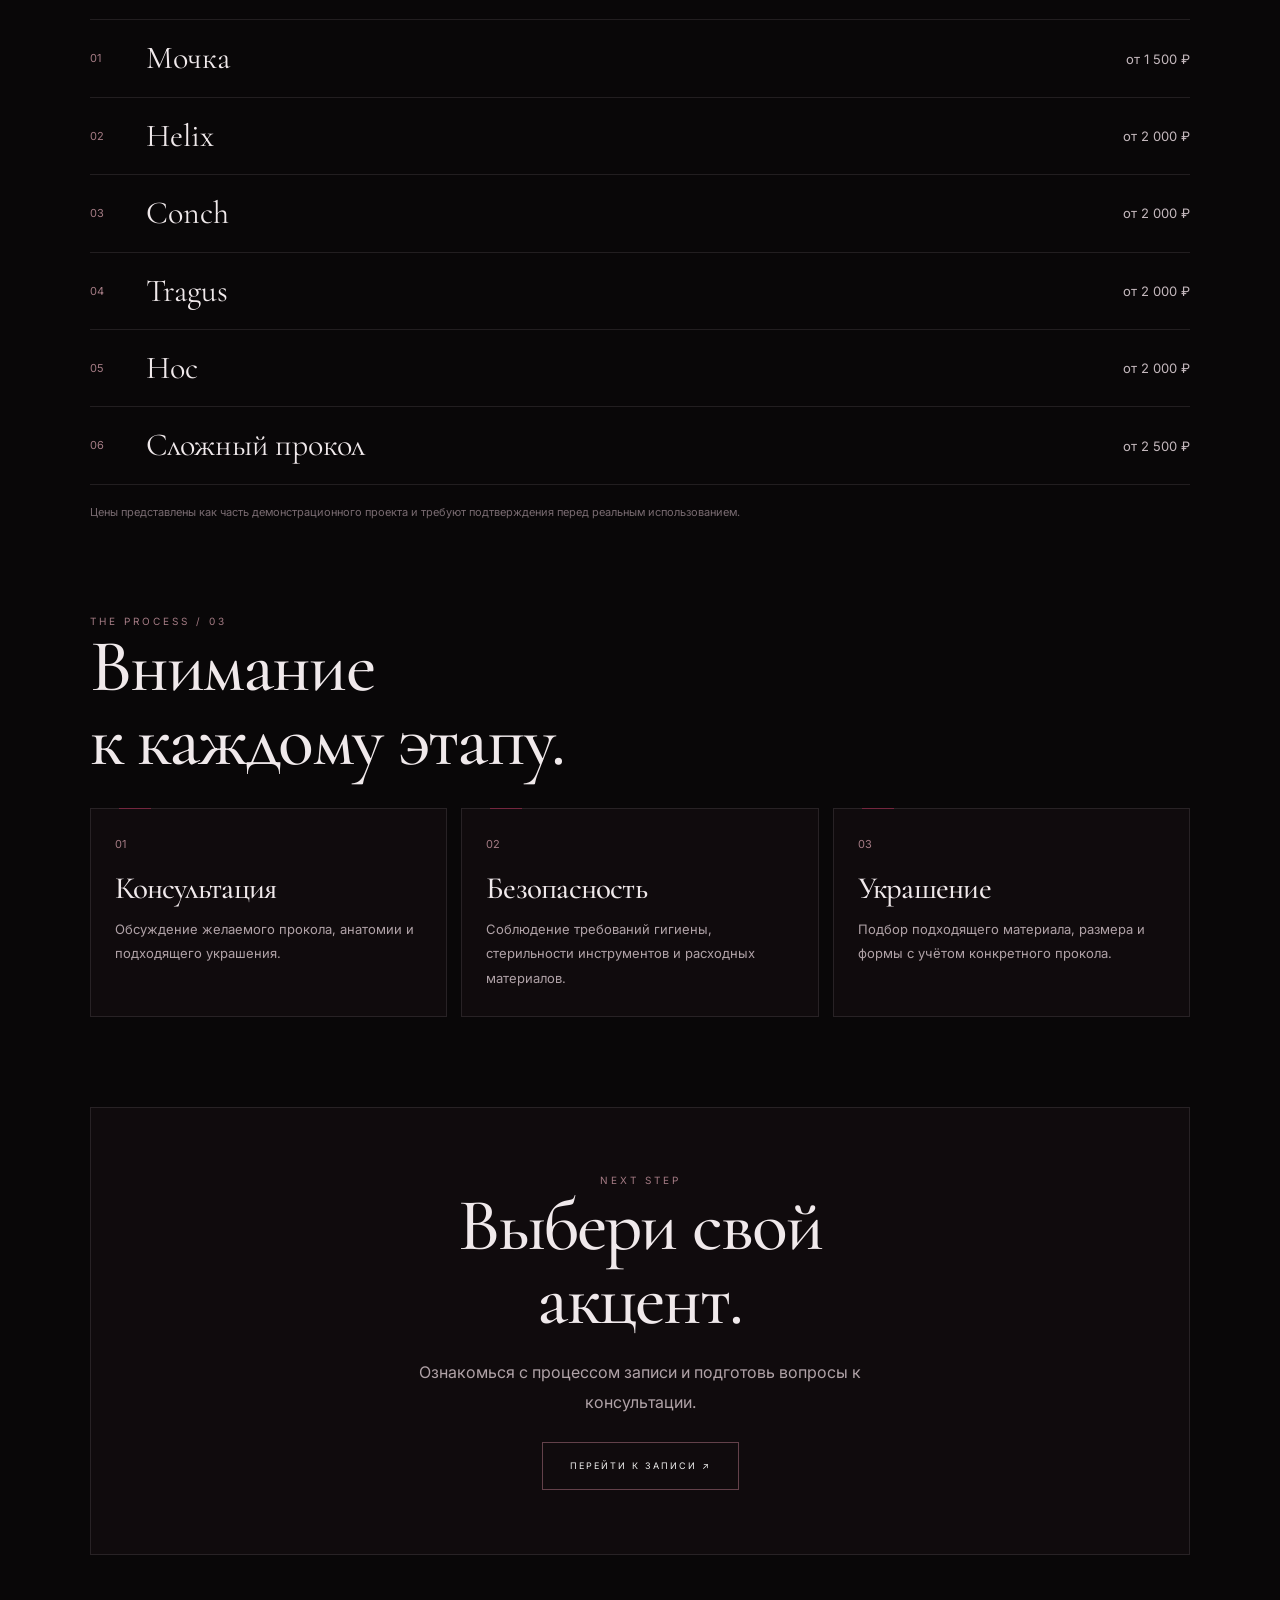
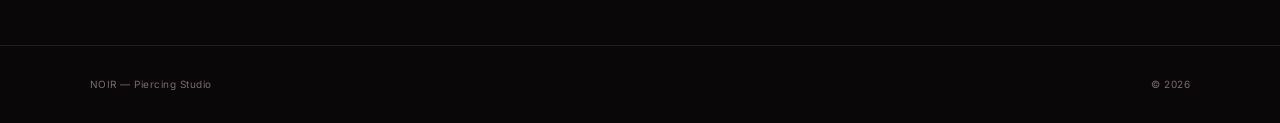
<file: services.html>
<!DOCTYPE html>
<html lang="ru">
<head>
    <meta charset="UTF-8">
    <meta name="viewport" content="width=device-width, initial-scale=1.0">
    <meta name="description" content="Услуги и виды пирсинга NOIR. Галерея работ, информация о процедуре и стоимости.">
    <title>Услуги — NOIR Piercing Studio</title>
    <link rel="stylesheet" href="style.css">
    <style>
        /* Стили этой страницы. Остальные страницы сайта не затрагиваются. */
        main.page.services-page {
            padding-top: 150px;
            padding-bottom: 90px;
        }

        .services-page .page-head {
            max-width: 850px;
            margin-bottom: 48px;
        }

        .services-page .page-head h1 {
            font-size: clamp(64px, 10vw, 128px);
            line-height: .9;
        }

        .services-page .page-head p {
            max-width: 560px;
            margin-top: 24px;
            line-height: 1.9;
        }

        .services-page .work-gallery {
            width: 100%;
            margin: 0 0 72px;
            padding: 0;
        }

        .services-page .work-gallery > .label {
            margin-bottom: 14px;
        }

        .services-page .work-grid-two {
            display: grid;
            grid-template-columns: repeat(2, minmax(0, 1fr));
            gap: 4px;
            align-items: start;
            width: 100%;
            margin: 0;
        }

        .services-page .work-grid-two .work-item {
            display: block;
            min-width: 0;
            margin: 0;
            padding: 0;
            border: 0;
            background: transparent;
            overflow: hidden;
        }

        .services-page .work-grid-two .work-item img {
            display: block;
            width: 100%;
            height: auto !important;
            min-height: 0 !important;
            max-width: 100%;
            margin: 0;
            object-fit: unset;
            object-position: center;
            background: transparent !important;
            border: 0;
            border-radius: 0;
            filter: none;
        }

        .services-page .work-grid-two .work-item figcaption {
            display: flex;
            justify-content: space-between;
            align-items: baseline;
            gap: 6px;
            margin: 0;
            padding: 10px 0 0;
            color: var(--muted);
            font-size: 9px;
            line-height: 1.5;
            letter-spacing: 1px;
            text-transform: uppercase;
        }

        .services-page .work-grid-two .work-item figcaption span:first-child {
            flex: 0 0 auto;
            color: #a47b84;
        }

        .services-page .work-grid-two .work-item figcaption span:last-child {
            text-align: right;
        }

        .services-page .services-prices {
            clear: both;
            width: 100%;
            margin: 0 0 90px;
            padding: 0;
        }

        .services-page .services-prices h2,
        .services-page .beforecare h2,
        .services-page .services-cta h2 {
            margin: 0;
            font-size: clamp(44px, 6vw, 74px);
            line-height: 1;
        }

        .services-page .services-prices .section-intro {
            max-width: 560px;
            margin: 20px 0 30px;
            color: var(--muted);
            font-size: 14px;
            line-height: 1.85;
        }

        .services-page .price-list {
            width: 100%;
            margin: 0;
        }

        .services-page .price-row {
            grid-template-columns: 42px minmax(0, 1fr) auto;
            gap: 14px;
            align-items: center;
            padding: 19px 0;
        }

        .services-page .price-row .name {
            min-width: 0;
            font-size: clamp(24px, 2.7vw, 32px);
            line-height: 1.2;
        }

        .services-page .price-row .price {
            white-space: nowrap;
            font-size: 13px;
        }

        .services-page .price-note {
            max-width: 680px;
            margin-top: 18px;
            color: var(--muted-dark);
            font-size: 11px;
            line-height: 1.8;
        }

        .services-page .beforecare {
            width: 100%;
            margin: 0 0 90px;
        }

        .services-page .beforecare h2 {
            margin-bottom: 30px;
        }

        .services-page .process-grid {
            display: grid;
            grid-template-columns: repeat(3, minmax(0, 1fr));
            gap: 14px;
        }

        .services-page .process-grid .card {
            min-width: 0;
            padding: 26px 24px;
        }

        .services-page .process-grid .card .number {
            display: block;
            margin-bottom: 18px;
        }

        .services-page .process-grid .card h3 {
            margin-bottom: 12px;
            font-size: clamp(24px, 2.5vw, 31px);
        }

        .services-page .process-grid .card p {
            font-size: 13px;
            line-height: 1.85;
        }

        .services-page .services-cta {
            padding: 64px 24px;
            text-align: center;
            background: var(--surface);
            border: 1px solid var(--line);
        }

        .services-page .services-cta p {
            max-width: 500px;
            margin: 20px auto 0;
            color: var(--muted);
            line-height: 1.9;
        }

        .services-page .services-cta .button {
            margin-top: 25px;
        }

        @media (max-width: 800px) {
            main.page.services-page {
                padding: 125px 24px 64px;
            }

            .services-page .page-head {
                margin-bottom: 38px;
            }

            .services-page .work-gallery {
                margin-bottom: 58px;
            }

            .services-page .work-grid-two {
                gap: 3px;
            }

            .services-page .services-prices,
            .services-page .beforecare {
                margin-bottom: 66px;
            }

            .services-page .process-grid {
                grid-template-columns: 1fr;
                gap: 12px;
            }

            .services-page .process-grid .card {
                padding: 24px;
            }

            .services-page .process-grid .card .number {
                margin-bottom: 10px;
            }
        }

        @media (max-width: 480px) {
            main.page.services-page {
                padding: 116px 18px 48px;
            }

            .services-page .page-head h1 {
                font-size: clamp(54px, 14vw, 70px);
            }

            .services-page .page-head p {
                font-size: 13px;
            }

            .services-page .work-grid-two {
                gap: 2px;
            }

            .services-page .work-grid-two .work-item figcaption {
                flex-wrap: wrap;
                gap: 3px;
                font-size: 7px;
                letter-spacing: .4px;
            }

            .services-page .services-prices h2,
            .services-page .beforecare h2,
            .services-page .services-cta h2 {
                font-size: clamp(40px, 11vw, 50px);
            }

            .services-page .price-row {
                grid-template-columns: 24px minmax(0, 1fr);
                gap: 7px 9px;
                padding: 16px 0;
            }

            .services-page .price-row .name {
                font-size: 25px;
            }

            .services-page .price-row .price {
                grid-column: 2;
                white-space: normal;
                font-size: 12px;
            }

            .services-page .services-cta {
                padding: 46px 20px;
            }
        }
    </style>
</head>
<body>
<header>
    <a class="logo" href="piercing.html">NOIR</a>
    <nav>
        <a href="piercing.html">Главная</a>
        <a class="active" href="services.html">Услуги</a>
        <a href="jewelry.html">Украшения</a>
        <a href="care.html">Уход</a>
        <a href="about.html">О студии</a>
        <a href="booking.html">Запись</a>
    </nav>
    <div class="menu">☰</div>
</header>

<main class="page services-page">
    <section class="page-head reveal">
        <div class="label">Services / 01</div>
        <h1>Искусство<br>в деталях.</h1>
        <p>
            Каждый прокол — индивидуальная работа,
            в которой важны анатомия, точность
            и правильно подобранное украшение.
        </p>
    </section>

    <section class="work-gallery reveal">
        <div class="label">Selected works</div>
        <div class="work-grid work-grid-two">
            <figure class="work-item">
                <img src="images/1qH6fnDKJ6bA6zo1WDP3PlSG10RTEjWBqSTtXfSJozer_V9M5c7goGTV4bDCwewgjwlUq1S2l4kn6GDjEbKnWezsOdLvWQ.jpg" style="width: 100%; height: 300px; object-fit: cover;" alt="Индивидуальная композиция из нескольких проколов уха" loading="lazy">
                <figcaption><span>01</span><span>Ear curation</span></figcaption>
            </figure>
            <figure class="work-item">
                <img src="images/aGG7SbFKOmZYS8lsYyUbcYRHAhOxCbOGgZOXscXafRp6SDRdOcCoGEAiSQ9RSlUCLfdwnc7CaWFuBMEdpFHEEqrY7D-YOg.jpg" alt="Классический прокол мочки уха" style="width: 100%; height: 300px; object-fit: cover;" loading="lazy">
                <figcaption><span>02</span><span>Classic lobe</span></figcaption>
            </figure>
        </div>
    </section>

    <section class="services-prices reveal">
        <div class="label">Services / 02</div>
        <h2>Виды проколов</h2>
        <p class="section-intro">
            Стоимость зависит от выбранной зоны,
            сложности процедуры и украшения.
        </p>
        <div class="price-list">
            <div class="price-row"><span class="number">01</span><span class="name">Мочка</span><span class="price">от 1 500 ₽</span></div>
            <div class="price-row"><span class="number">02</span><span class="name">Helix</span><span class="price">от 2 000 ₽</span></div>
            <div class="price-row"><span class="number">03</span><span class="name">Conch</span><span class="price">от 2 000 ₽</span></div>
            <div class="price-row"><span class="number">04</span><span class="name">Tragus</span><span class="price">от 2 000 ₽</span></div>
            <div class="price-row"><span class="number">05</span><span class="name">Нос</span><span class="price">от 2 000 ₽</span></div>
            <div class="price-row"><span class="number">06</span><span class="name">Сложный прокол</span><span class="price">от 2 500 ₽</span></div>
        </div>
        <p class="price-note">
            Цены представлены как часть демонстрационного проекта
            и требуют подтверждения перед реальным использованием.
        </p>
    </section>

    <section class="beforecare reveal">
        <div class="label">The process / 03</div>
        <h2>Внимание<br>к каждому этапу.</h2>
        <div class="grid process-grid">
            <article class="card">
                <span class="number">01</span>
                <h3>Консультация</h3>
                <p>Обсуждение желаемого прокола, анатомии и подходящего украшения.</p>
            </article>
            <article class="card">
                <span class="number">02</span>
                <h3>Безопасность</h3>
                <p>Соблюдение требований гигиены, стерильности инструментов и расходных материалов.</p>
            </article>
            <article class="card">
                <span class="number">03</span>
                <h3>Украшение</h3>
                <p>Подбор подходящего материала, размера и формы с учётом конкретного прокола.</p>
            </article>
        </div>
    </section>

    <section class="services-cta reveal">
        <div class="label">Next step</div>
        <h2>Выбери свой<br>акцент.</h2>
        <p>Ознакомься с процессом записи и подготовь вопросы к консультации.</p>
        <a class="button" href="booking.html">Перейти к записи ↗</a>
    </section>
</main>

<footer>
    <span>NOIR — Piercing Studio</span>
    <span>© 2026</span>
</footer>
<script src="script.js"></script>
</body>
</html>
</file>
<file: style.css>
@import url('https://fonts.googleapis.com/css2?family=Cormorant+Garamond:wght@400;500;600;700&family=Inter:wght@300;400;500;600&display=swap');

:root {
    --black: #090708;
    --surface: #100b0d;
    --surface-2: #171013;
    --wine: #260711;
    --burgundy: #4a1023;
    --burgundy-light: #74263e;
    --silver: #c4b8bd;
    --text: #f0e9eb;
    --muted: #b0a2a7;
    --muted-dark: #796b71;
    --line: rgba(238, 220, 227, .11);
    --line-hover: rgba(164, 76, 103, .48);
}

* {
    box-sizing: border-box;
    margin: 0;
    padding: 0;
}

html {
    scroll-behavior: smooth;
    background: var(--black);
}

body {
    background: var(--black);
    color: var(--text);
    font-family: "Inter", sans-serif;
    overflow-x: hidden;
    line-height: 1.7;
}

a {
    color: inherit;
    text-decoration: none;
}

img {
    display: block;
    max-width: 100%;
}

h1, h2, h3 {
    font-family: "Cormorant Garamond", serif;
    font-weight: 500;
    letter-spacing: -.025em;
}

h1 {
    font-size: clamp(68px, 12vw, 150px);
    line-height: .88;
    letter-spacing: .01em;
}

h2 {
    font-size: clamp(42px, 6vw, 76px);
    line-height: .98;
}

h3 {
    font-size: 32px;
    line-height: 1.1;
}

.eyebrow,
.label {
    color: #a47b84;
    font-size: 10px;
    letter-spacing: 3px;
    text-transform: uppercase;
}

/* HEADER */

header {
    position: fixed;
    inset: 0 0 auto;
    z-index: 1000;
    padding: 24px 6%;
    display: flex;
    align-items: center;
    justify-content: space-between;
    gap: 24px;
    background: rgba(9, 9, 9, .88);
    transition: background .3s ease, border-color .3s ease;
}

header.scrolled {
    background: rgba(9, 9, 9, .97);
    border-bottom: 1px solid var(--line);
    backdrop-filter: blur(12px);
}

.logo {
    font-family: "Cormorant Garamond", serif;
    font-size: 32px;
    letter-spacing: 7px;
    line-height: 1;
}

nav {
    display: flex;
    align-items: center;
    gap: clamp(14px, 2vw, 28px);
}

nav a {
    position: relative;
    color: #bdbdbd;
    font-size: 9px;
    letter-spacing: 1.5px;
    text-transform: uppercase;
    transition: color .25s ease;
}

nav a:hover,
nav a.active {
    color: #fff;
}

nav a::after {
    content: "";
    position: absolute;
    left: 0;
    bottom: -7px;
    width: 0;
    height: 1px;
    background: #a47b84;
    transition: width .25s ease;
}

nav a:hover::after,
nav a.active::after {
    width: 100%;
}

.menu {
    display: none;
    color: var(--text);
    font-size: 23px;
    cursor: pointer;
}

/* HERO */

.hero {
    position: relative;
    min-height: 100svh;
    padding: 150px 7% 9%;
    display: flex;
    align-items: flex-end;
    overflow: hidden;
    isolation: isolate;
    background: var(--black);
}

.hero::before {
    content: "";
    position: absolute;
    z-index: -2;
    inset: 0;
    background:
        linear-gradient(
            90deg,
            rgba(9, 9, 9, .90) 0%,
            rgba(9, 9, 9, .56) 45%,
            rgba(9, 9, 9, .16) 100%
        ),
        linear-gradient(
            to top,
            rgba(9, 9, 9, .94),
            transparent 65%
        ),
        url("images/pexels-shliftik-7367854.jpg")
        center 42% / cover no-repeat;
    animation: heroZoom 24s ease-in-out infinite alternate;
}

.hero::after {
    content: "";
    position: absolute;
    z-index: -1;
    inset: 0;
    pointer-events: none;
    background: linear-gradient(
        to top,
        rgba(9, 9, 9, .25),
        transparent 45%
    );
}

.hero-content {
    position: relative;
    z-index: 2;
    width: 100%;
    max-width: 760px;
    padding-bottom: 14px;
    animation: rise .9s ease both;
}

.hero h1 {
    margin-top: 22px;
}

.hero p {
    max-width: 480px;
    margin-top: 28px;
    color: #c0c0c0;
    font-size: 14px;
    line-height: 1.9;
}

/* BUTTONS */

.button {
    display: inline-flex;
    align-items: center;
    justify-content: center;
    margin-top: 28px;
    padding: 15px 27px;
    border: 1px solid #63414a;
    background: transparent;
    color: #f0f0f0;
    font-size: 9px;
    letter-spacing: 2px;
    text-transform: uppercase;
    transition: background .3s ease, border-color .3s ease;
}

.button:hover {
    background: var(--burgundy);
    border-color: var(--burgundy-light);
}

/* SECTIONS */

.section {
    position: relative;
    padding: clamp(75px, 9vw, 120px) 7%;
    background: var(--black);
    overflow: hidden;
}

.section:nth-child(even) {
    background: var(--surface);
}

.dark {
    background: var(--surface);
}

.page {
    min-height: 100vh;
    padding: 165px 7% 100px;
    background: var(--black);
}

.page-head {
    max-width: 850px;
    margin-bottom: 45px;
}

.page-head p {
    max-width: 600px;
    margin-top: 24px;
    color: var(--muted);
    line-height: 1.9;
}

/* CARDS */

.grid {
    display: grid;
    grid-template-columns: repeat(3, minmax(0, 1fr));
    gap: 18px;
}

.card {
    position: relative;
    padding: 32px;
    background: var(--surface);
    border: 1px solid var(--line);
    transition: transform .3s ease, border-color .3s ease;
}

.card::before {
    content: "";
    position: absolute;
    top: -1px;
    left: 28px;
    width: 32px;
    height: 1px;
    background: var(--burgundy-light);
}

.card:hover {
    transform: translateY(-4px);
    border-color: var(--line-hover);
}

.card h3 {
    margin-bottom: 15px;
}

.card p {
    color: var(--muted);
    line-height: 1.85;
    font-size: 13px;
}

/* PRICES */

.price-list {
    border-top: 1px solid var(--line);
}

.price-row {
    display: grid;
    grid-template-columns: 60px 1fr auto;
    gap: 20px;
    align-items: center;
    padding: 24px 0;
    border-bottom: 1px solid var(--line);
    transition: padding .25s ease;
}

.price-row:hover {
    padding-left: 8px;
}

.number {
    color: #a47b84;
    font-size: 11px;
}

.name {
    font-family: "Cormorant Garamond", serif;
    font-size: 32px;
}

.price {
    color: var(--silver);
}

/* PHOTO GALLERY */

.photo-grid {
    display: grid;
    grid-template-columns: 1.2fr .8fr;
    gap: 16px;
}

.photo {
    position: relative;
    min-height: 440px;
    overflow: hidden;
    background: var(--surface);
}

.photo::after {
    content: "";
    position: absolute;
    inset: 0;
    pointer-events: none;
    border: 1px solid rgba(255, 255, 255, .06);
}

.photo img {
    width: 100%;
    height: 100%;
    min-height: 440px;
    object-fit: cover;
    filter: saturate(.82);
    transition: transform .6s ease, filter .6s ease;
}

.photo:hover img {
    transform: scale(1.035);
    filter: saturate(1);
}

/* INFO */

.info {
    display: grid;
    grid-template-columns: 1fr 1fr;
    gap: clamp(35px, 7vw, 85px);
    align-items: center;
}

.info p {
    margin-top: 22px;
    color: var(--muted);
    line-height: 1.9;
    font-size: 14px;
}

/* PROCESS */

.steps {
    display: grid;
    gap: 12px;
}

.step {
    padding: 24px 27px;
    background: var(--surface);
    border: 1px solid var(--line);
    transition: border-color .3s ease;
}

.step:hover {
    border-color: var(--line-hover);
}

.step strong {
    display: block;
    margin-bottom: 8px;
    font-weight: 500;
}

.step p {
    color: var(--muted);
    line-height: 1.8;
    font-size: 13px;
}

/* FAQ */

.faq {
    max-width: 850px;
}

details {
    padding: 22px 0;
    border-bottom: 1px solid var(--line);
}

summary {
    cursor: pointer;
    font-family: "Cormorant Garamond", serif;
    font-size: 26px;
    transition: color .25s ease;
}

summary:hover {
    color: #c2a4ab;
}

details p {
    padding-top: 15px;
    color: var(--muted);
    line-height: 1.85;
}

/* BOOKING FORM */

.form {
    width: 100%;
    max-width: 700px;
}

.field {
    margin-bottom: 20px;
}

.field label {
    display: block;
    margin-bottom: 8px;
    color: #c0c0c0;
    font-size: 10px;
    letter-spacing: 1px;
}

.field input,
.field select,
.field textarea {
    width: 100%;
    padding: 15px 16px;
    background: var(--surface);
    color: #fff;
    border: 1px solid var(--line);
    outline: none;
    border-radius: 0;
    font: inherit;
}

.field input:focus,
.field select:focus,
.field textarea:focus {
    border-color: var(--burgundy-light);
}

.field textarea {
    min-height: 140px;
    resize: vertical;
}

.notice {
    margin-top: 22px;
    padding: 17px 19px;
    background: var(--surface);
    border-left: 2px solid var(--burgundy);
    color: var(--muted);
    line-height: 1.75;
    font-size: 13px;
}

/* CALL TO ACTION */

.cta {
    position: relative;
    padding: clamp(80px, 10vw, 125px) 7%;
    text-align: center;
    overflow: hidden;
    background: var(--surface);
}

.cta p {
    max-width: 500px;
    margin: 22px auto;
    color: var(--muted);
    line-height: 1.9;
}

/* FOOTER */

footer {
    padding: 30px 7%;
    display: flex;
    justify-content: space-between;
    gap: 20px;
    background: var(--black);
    border-top: 1px solid var(--line);
    color: var(--muted-dark);
    font-size: 10px;
    letter-spacing: .5px;
}

/* ANIMATIONS */

.reveal {
    opacity: 0;
    transform: translateY(20px);
    transition: opacity .7s ease, transform .7s ease;
}

.reveal.visible {
    opacity: 1;
    transform: none;
}

@keyframes rise {
    from {
        opacity: 0;
        transform: translateY(20px);
    }

    to {
        opacity: 1;
        transform: none;
    }
}

@keyframes heroZoom {
    from {
        transform: scale(1);
    }

    to {
        transform: scale(1.045);
    }
}

/* TABLETS */

@media (max-width: 1000px) {
    nav {
        gap: 12px;
    }

    nav a {
        font-size: 8px;
        letter-spacing: 1px;
    }

    .grid {
        grid-template-columns: repeat(2, minmax(0, 1fr));
    }

    .info {
        gap: 35px;
    }
}

/* MOBILE */

@media (max-width: 800px) {
    header {
        padding: 18px 22px;
    }

    .logo {
        font-size: 27px;
        letter-spacing: 5px;
    }

    nav {
        display: none;
        position: absolute;
        top: 68px;
        left: 0;
        width: 100%;
        padding: 24px 22px 28px;
        flex-direction: column;
        align-items: flex-start;
        gap: 21px;
        background: rgba(9, 9, 9, .98);
        border-bottom: 1px solid var(--line);
    }

    nav.open {
        display: flex;
    }

    nav a {
        font-size: 10px;
        letter-spacing: 1.5px;
    }

    .menu {
        display: block;
    }

    .hero {
        min-height: 100svh;
        padding: 130px 24px 60px;
    }

    .hero::before {
        background:
            linear-gradient(
                90deg,
                rgba(9, 9, 9, .78),
                rgba(9, 9, 9, .32)
            ),
            linear-gradient(
                to top,
                rgba(9, 9, 9, .96),
                transparent 65%
            ),
            url("images/pexels-shliftik-7367854.jpg")
            58% center / cover no-repeat;
    }

    h1 {
        font-size: clamp(68px, 19vw, 105px);
        letter-spacing: 0;
    }

    h2 {
        font-size: clamp(43px, 12vw, 66px);
    }

    .hero p {
        max-width: 390px;
        margin-top: 24px;
        font-size: 13px;
        line-height: 1.85;
    }

    .button {
        width: 100%;
        max-width: 300px;
    }

    .page,
    .section {
        padding: 75px 24px;
    }

    .page {
        padding-top: 125px;
    }

    .page-head {
        margin-bottom: 35px;
    }

    .grid {
        grid-template-columns: 1fr;
        gap: 12px;
    }

    .card {
        padding: 26px;
    }

    .price-row {
        grid-template-columns: 32px 1fr;
        gap: 10px;
        padding: 21px 0;
    }

    .name {
        font-size: 28px;
    }

    .price {
        grid-column: 2;
    }

    .photo-grid {
        grid-template-columns: 1fr;
        gap: 12px;
    }

    .photo,
    .photo img {
        min-height: 320px;
    }

    .info {
        grid-template-columns: 1fr;
        gap: 32px;
    }

    .step {
        padding: 21px;
    }

    summary {
        font-size: 24px;
    }

    .cta {
        padding: 80px 24px;
    }

    footer {
        padding: 26px 24px;
        flex-direction: column;
        gap: 10px;
    }
}

@media (max-width: 430px) {
    .hero {
        padding-left: 20px;
        padding-right: 20px;
    }

    .page,
    .section {
        padding-left: 20px;
        padding-right: 20px;
    }

    h1 {
        font-size: 72px;
    }

    h2 {
        font-size: 47px;
    }

    .hero p {
        font-size: 13px;
    }

    .photo,
    .photo img {
        min-height: 280px;
    }

    .button {
        max-width: none;
    }
}

@media (prefers-reduced-motion: reduce) {
    *,
    *::before,
    *::after {
        scroll-behavior: auto !important;
        animation-duration: .01ms !important;
        animation-iteration-count: 1 !important;
        transition-duration: .01ms !important;
    }
}

/* ===== NOIR: галерея из двух фотографий ===== */

.work-gallery {
    width: 100%;
    padding: 25px 0 35px;
}

.work-gallery > .label {
    margin-bottom: 16px;
}

.work-grid-two {
    display: grid;
    grid-template-columns: repeat(2, minmax(0, 1fr));
    gap: 12px;
    width: 100%;
    align-items: start;
}

.work-grid-two .work-item {
    min-width: 0;
    margin: 0;
}

.work-grid-two .work-item img {
    display: block;
    width: 100%;
    height: 440px;
    object-fit: contain;
    object-position: center;
    filter: grayscale(100%);
}

.work-grid-two .work-item figcaption {
    display: flex;
    justify-content: space-between;
    align-items: baseline;
    flex-wrap: wrap;
    gap: 5px;
    padding-top: 10px;
    color: var(--muted);
    font-size: 10px;
    line-height: 1.5;
    letter-spacing: .02em;
    text-transform: uppercase;
}

.work-grid-two .work-item figcaption span:first-child {
    color: #a47b84;
    flex-shrink: 0;
}

.work-grid-two .work-item figcaption span:last-child {
    text-align: right;
}

/* Отступы перед прайсом */

.services-prices {
    position: relative;
    margin-top: 0;
    padding-top: 30px;
    clear: both;
}

.services-prices h2 {
    margin: 0 0 20px;
    line-height: 1.1;
}

.services-prices .section-intro {
    margin: 0 0 28px;
    line-height: 1.8;
}

.services-prices .price-list {
    margin-top: 0;
}

/* Мобильная версия галереи */

@media (max-width: 600px) {
    .work-gallery {
        padding: 20px 0 25px;
    }

    .work-grid-two {
        gap: 10px;
    }

    .work-grid-two .work-item img {
        height: 320px;
    }

    .work-grid-two .work-item figcaption {
        font-size: 9px;
        letter-spacing: 0;
    }

    .services-prices {
        padding-top: 25px;
    }
}

@media (max-width: 380px) {
    .work-grid-two .work-item img {
        height: 260px;
    }
}
</file>
